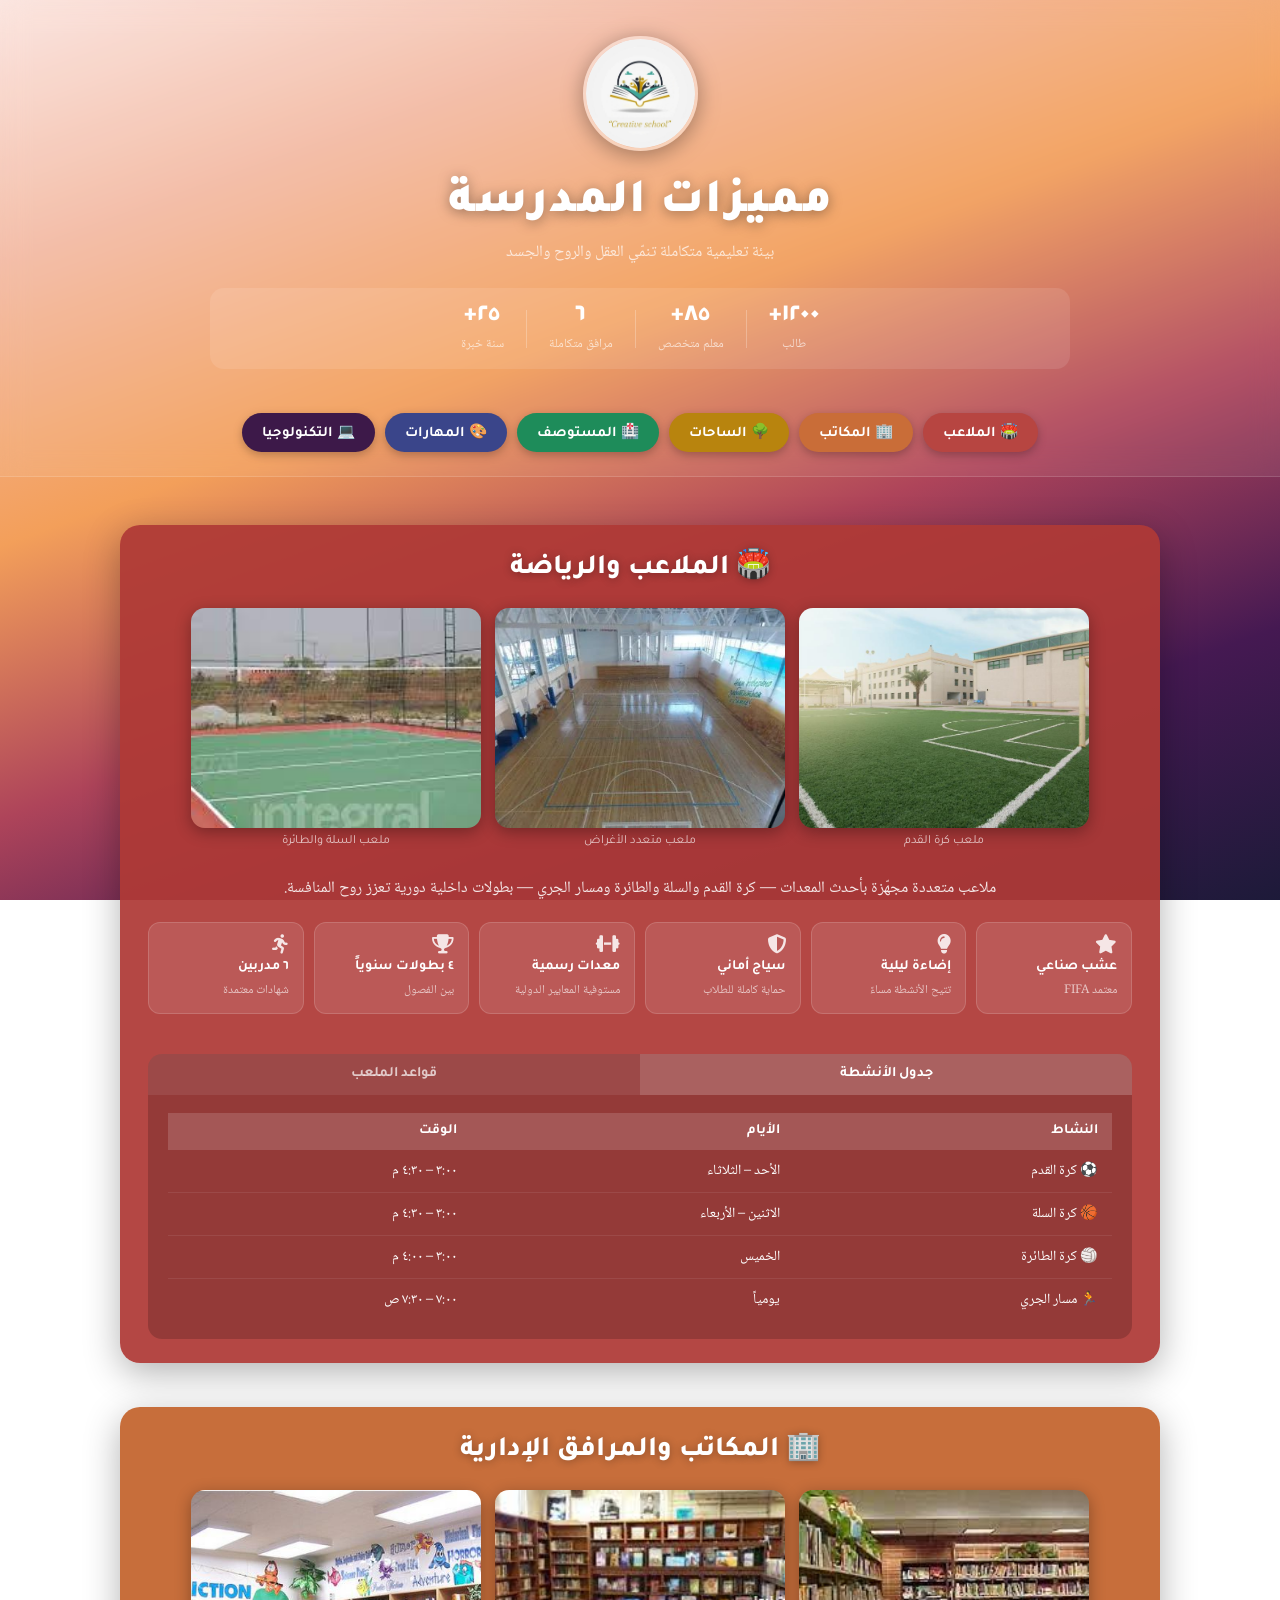
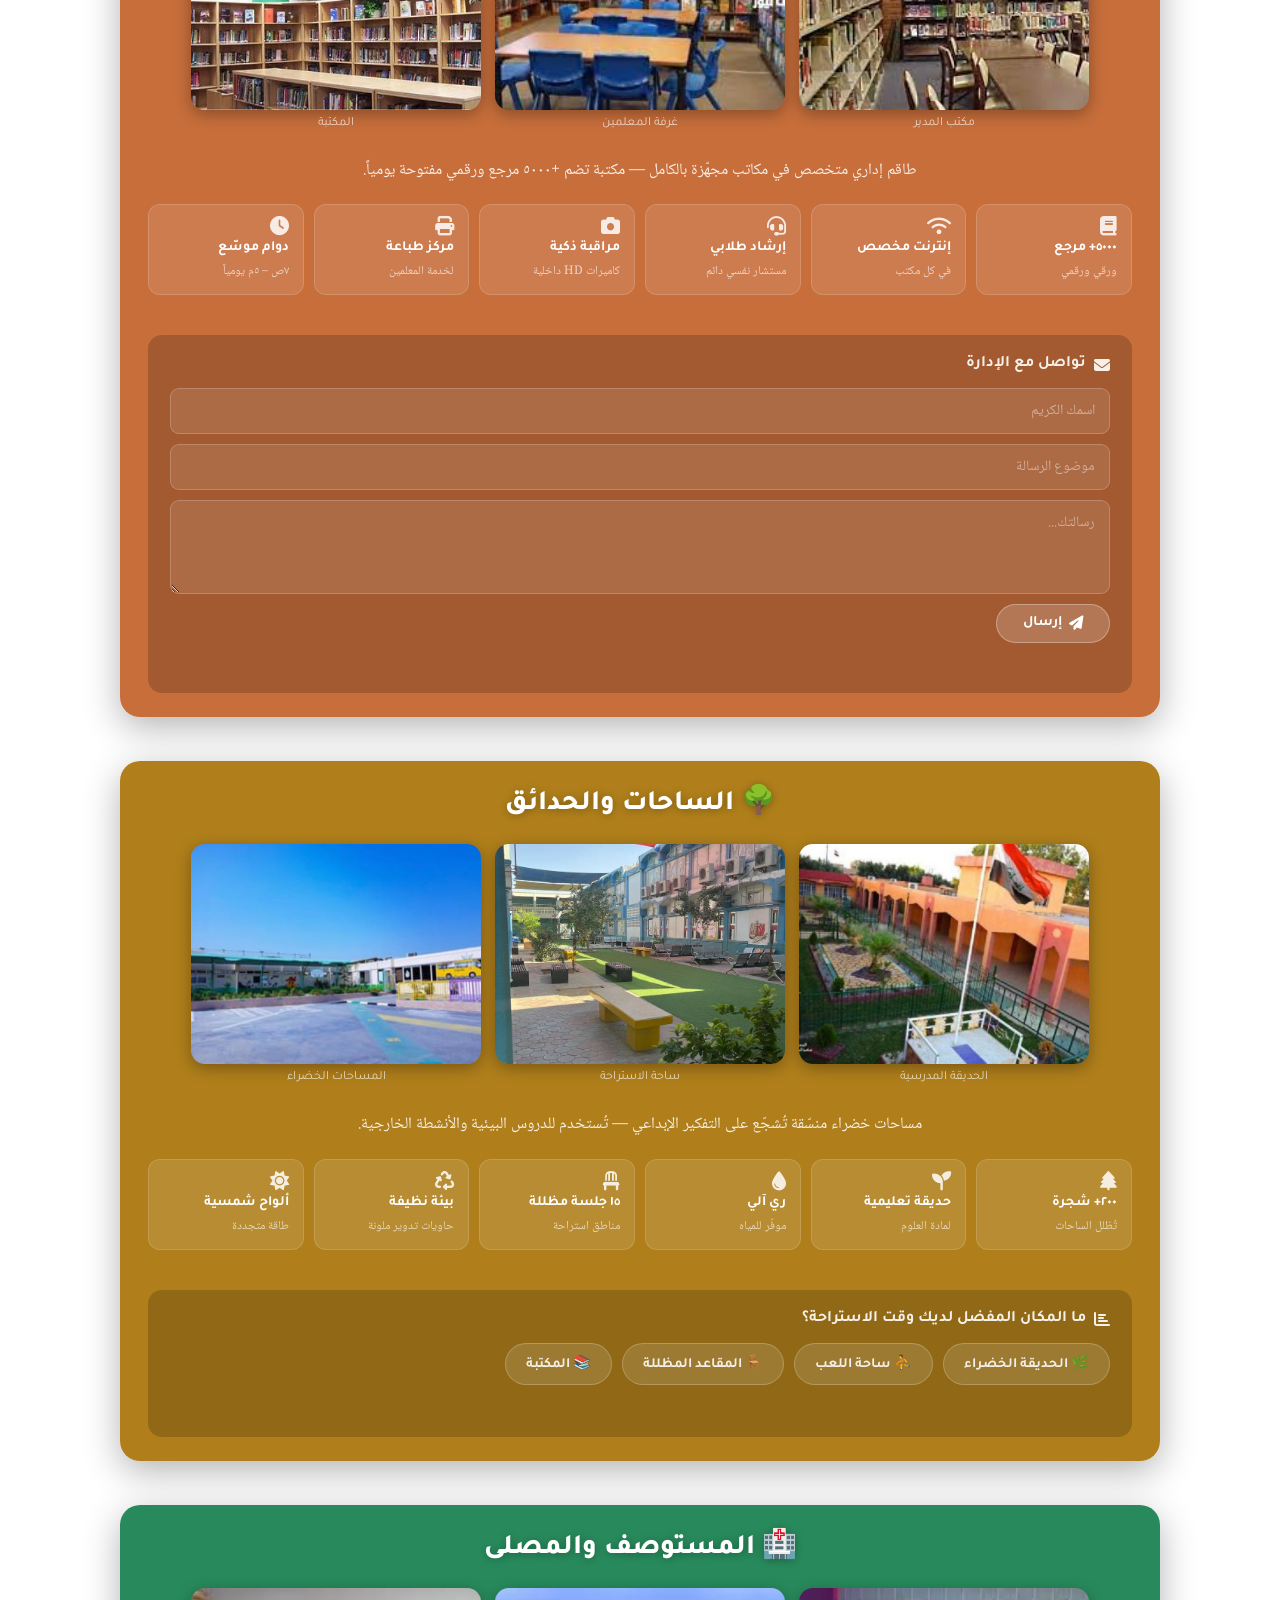
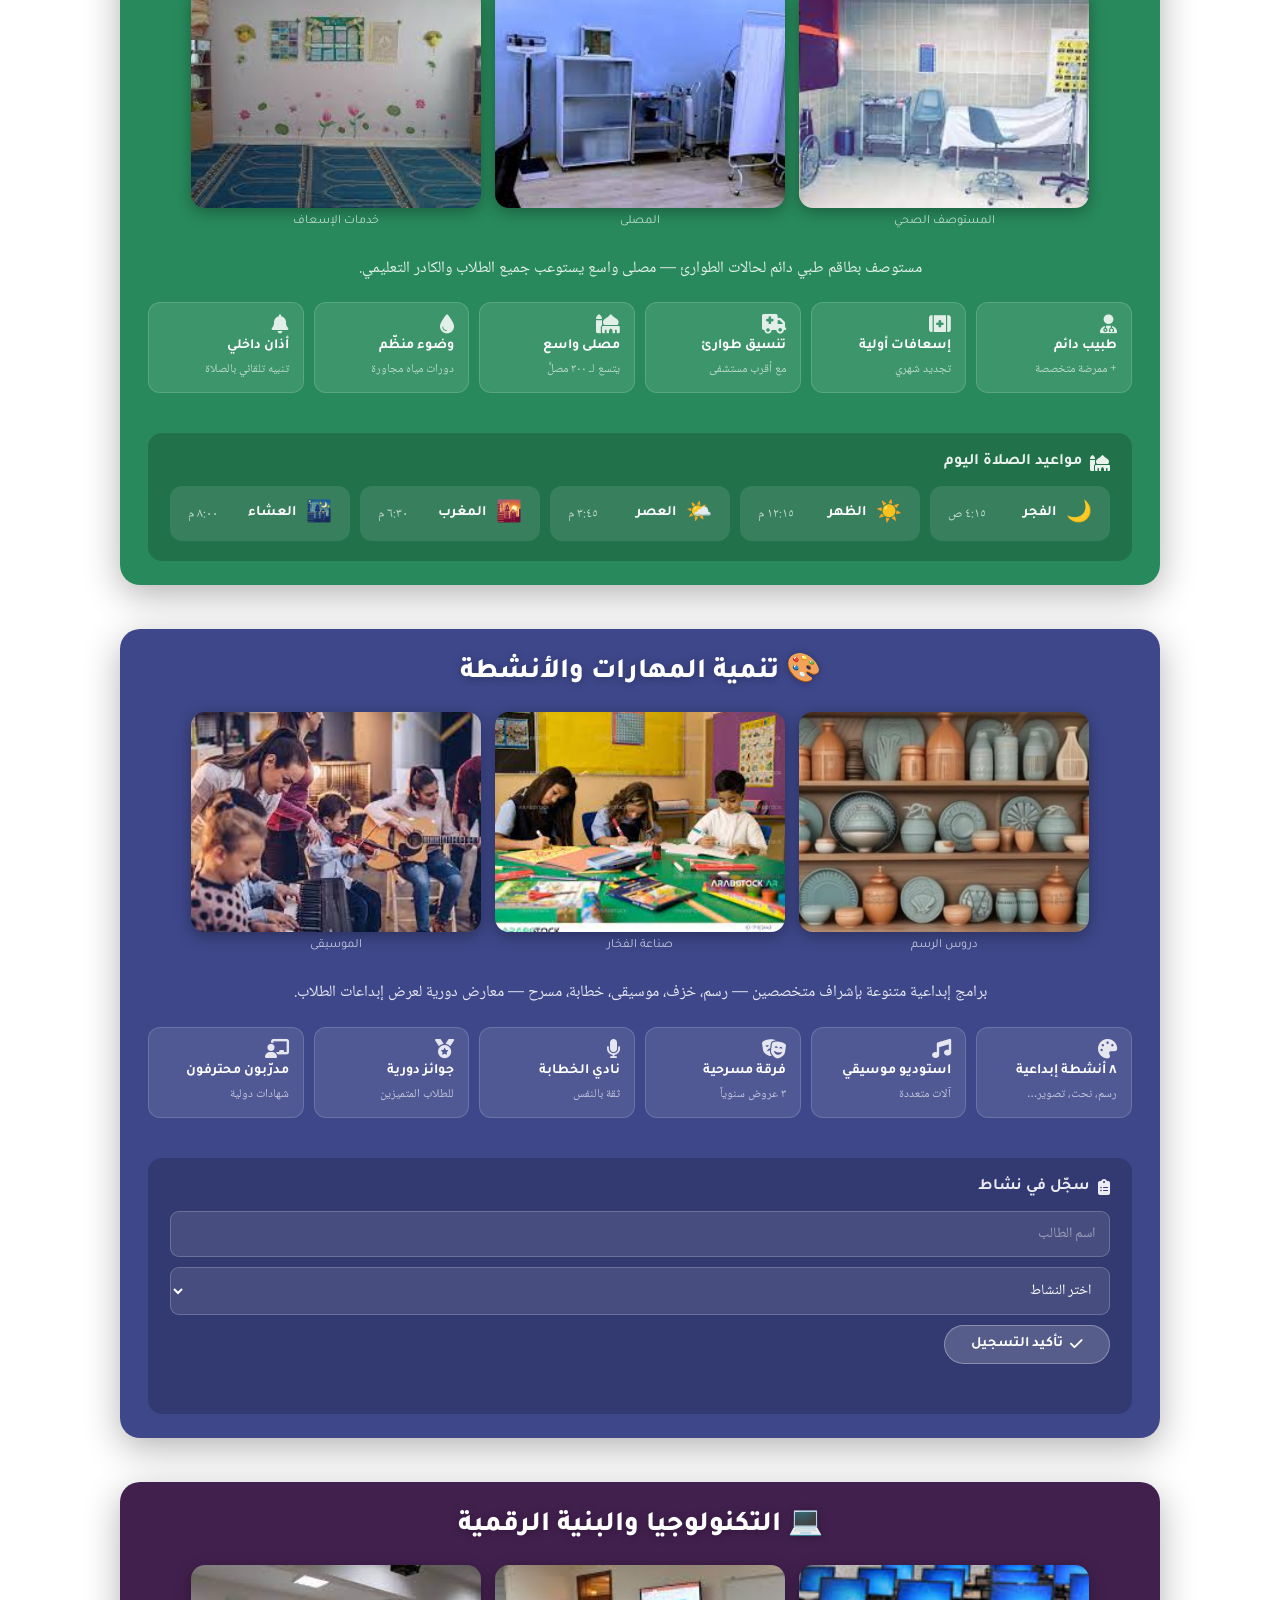
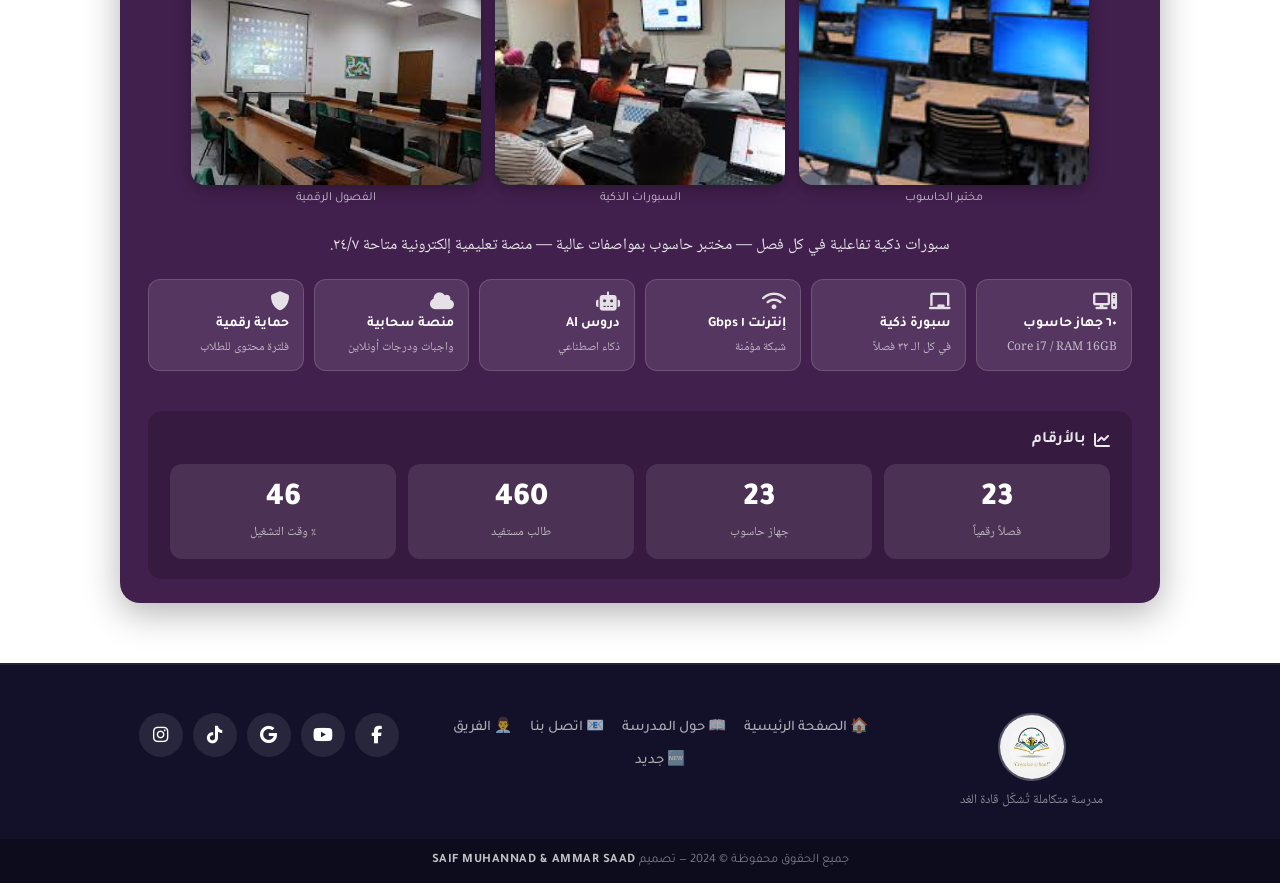
<file: advantages.html>
<!DOCTYPE html>
<html lang="ar" dir="rtl">
<head>
  <meta charset="UTF-8">
  <meta name="viewport" content="width=device-width, initial-scale=1.0">
  <title>مميزات المدرسة</title>
  <link rel="stylesheet" href="./advantages.css" />
  <link rel="stylesheet" href="https://cdnjs.cloudflare.com/ajax/libs/font-awesome/6.5.1/css/all.min.css"
    integrity="sha512-DTOQO9RWCH3ppGqcWaEA1BIZOC6xxalwEsw9c2QQeAIftl+Vegovlnee1c9QX4TctnWMn13TZye+giMm8e2LwA=="
    crossorigin="anonymous" referrerpolicy="no-referrer" />
  <link href="https://fonts.googleapis.com/css2?family=Tajawal:wght@400;500;700;800;900&family=Noto+Naskh+Arabic:wght@400;500;600;700&display=swap" rel="stylesheet">
  <link rel="icon" type="img/icon" href="./photo_3_2024-03-29_21-38-43.jpg" />
</head>
<body>

  <button class="scroll-top" id="scrollTopBtn" onclick="window.scrollTo({top:0,behavior:'smooth'})" title="العودة للأعلى">
    <i class="fa-solid fa-arrow-up"></i>
  </button>

  <header>
    <div class="header-inner">
      <img class="school-logo" src="./photo_1_2024-03-29_21-38-43.jpg" alt="شعار المدرسة" />
      <h1 class="main-title">مميزات المدرسة</h1>
      <p class="main-subtitle">بيئة تعليمية متكاملة تنمّي العقل والروح والجسد</p>
      <div class="stats-bar">
        <div class="stat-item"><span class="stat-num">١٢٠٠+</span><span class="stat-label">طالب</span></div>
        <div class="stat-divider"></div>
        <div class="stat-item"><span class="stat-num">٨٥+</span><span class="stat-label">معلم متخصص</span></div>
        <div class="stat-divider"></div>
        <div class="stat-item"><span class="stat-num">٦</span><span class="stat-label">مرافق متكاملة</span></div>
        <div class="stat-divider"></div>
        <div class="stat-item"><span class="stat-num">٢٥+</span><span class="stat-label">سنة خبرة</span></div>
      </div>
    </div>
    <nav class="main-nav">
      <a href="#playgrounds" class="nav-btn nav-red">🏟️ الملاعب</a>
      <a href="#offices"     class="nav-btn nav-orange">🏢 المكاتب</a>
      <a href="#yards"       class="nav-btn nav-yellow">🌳 الساحات</a>
      <a href="#clinic"      class="nav-btn nav-green">🏥 المستوصف</a>
      <a href="#skills"      class="nav-btn nav-blue">🎨 المهارات</a>
      <a href="#technology"  class="nav-btn nav-purple">💻 التكنولوجيا</a>
    </nav>
  </header>

  <main>

    <!-- الملاعب -->
    <section id="playgrounds" class="section sec-red">
      <h2 class="sec-title">🏟️ الملاعب والرياضة</h2>
      <div class="img-row">
        <div class="img-wrap"><img src="./photo_3_2024-03-29_21-33-49.jpg" alt="ملعب كرة القدم" /><span class="img-caption">ملعب كرة القدم</span></div>
        <div class="img-wrap"><img src="./photo_1_2024-03-29_21-33-01.jpg" alt="ملعب متعدد الأغراض" /><span class="img-caption">ملعب متعدد الأغراض</span></div>
        <div class="img-wrap"><img src="./photo_6_2024-03-29_21-40-43.jpg" alt="ملعب السلة والطائرة" /><span class="img-caption">ملعب السلة والطائرة</span></div>
      </div>
      <div class="sec-body">
        <p class="sec-desc">ملاعب متعددة مجهّزة بأحدث المعدات — كرة القدم والسلة والطائرة ومسار الجري — بطولات داخلية دورية تعزز روح المنافسة.</p>
        <div class="quality-grid">
          <div class="q-card"><i class="fa-solid fa-star"></i><strong>عشب صناعي</strong><span>معتمد FIFA</span></div>
          <div class="q-card"><i class="fa-solid fa-lightbulb"></i><strong>إضاءة ليلية</strong><span>تتيح الأنشطة مساءً</span></div>
          <div class="q-card"><i class="fa-solid fa-shield-halved"></i><strong>سياج أماني</strong><span>حماية كاملة للطلاب</span></div>
          <div class="q-card"><i class="fa-solid fa-dumbbell"></i><strong>معدات رسمية</strong><span>مستوفية المعايير الدولية</span></div>
          <div class="q-card"><i class="fa-solid fa-trophy"></i><strong>٤ بطولات سنوياً</strong><span>بين الفصول</span></div>
          <div class="q-card"><i class="fa-solid fa-person-running"></i><strong>٦ مدربين</strong><span>شهادات معتمدة</span></div>
        </div>
      </div>
      <div class="tab-box">
        <div class="tab-btns">
          <button class="tab-btn active" data-tab="sports-schedule">جدول الأنشطة</button>
          <button class="tab-btn" data-tab="sports-rules">قواعد الملعب</button>
        </div>
        <div class="tab-content active" id="sports-schedule">
          <table class="info-table">
            <tr><th>النشاط</th><th>الأيام</th><th>الوقت</th></tr>
            <tr><td>⚽ كرة القدم</td><td>الأحد – الثلاثاء</td><td>٣:٠٠ – ٤:٣٠ م</td></tr>
            <tr><td>🏀 كرة السلة</td><td>الاثنين – الأربعاء</td><td>٣:٠٠ – ٤:٣٠ م</td></tr>
            <tr><td>🏐 كرة الطائرة</td><td>الخميس</td><td>٣:٠٠ – ٤:٠٠ م</td></tr>
            <tr><td>🏃 مسار الجري</td><td>يومياً</td><td>٧:٠٠ – ٧:٣٠ ص</td></tr>
          </table>
        </div>
        <div class="tab-content" id="sports-rules">
          <ul class="rules-list">
            <li><i class="fa-solid fa-check"></i> ارتداء الزي الرياضي الرسمي إلزامي</li>
            <li><i class="fa-solid fa-check"></i> احترام المدرب وقرارات الحكم</li>
            <li><i class="fa-solid fa-check"></i> المحافظة على نظافة الملعب</li>
            <li><i class="fa-solid fa-check"></i> ممنوع الدخول بالأحذية العادية للأرضيات</li>
          </ul>
        </div>
      </div>
    </section>

    <!-- المكاتب -->
    <section id="offices" class="section sec-orange">
      <h2 class="sec-title">🏢 المكاتب والمرافق الإدارية</h2>
      <div class="img-row">
        <div class="img-wrap"><img src="./photo_1_2024-03-29_21-40-43.jpg" alt="مكتب المدير" /><span class="img-caption">مكتب المدير</span></div>
        <div class="img-wrap"><img src="./photo_3_2024-03-29_21-40-43.jpg" alt="غرفة المعلمين" /><span class="img-caption">غرفة المعلمين</span></div>
        <div class="img-wrap"><img src="./photo_4_2024-03-29_21-40-43.jpg" alt="المكتبة المدرسية" /><span class="img-caption">المكتبة</span></div>
      </div>
      <div class="sec-body">
        <p class="sec-desc">طاقم إداري متخصص في مكاتب مجهّزة بالكامل — مكتبة تضم +٥٠٠٠ مرجع ورقمي مفتوحة يومياً.</p>
        <div class="quality-grid">
          <div class="q-card"><i class="fa-solid fa-book"></i><strong>٥٠٠٠+ مرجع</strong><span>ورقي ورقمي</span></div>
          <div class="q-card"><i class="fa-solid fa-wifi"></i><strong>إنترنت مخصص</strong><span>في كل مكتب</span></div>
          <div class="q-card"><i class="fa-solid fa-headset"></i><strong>إرشاد طلابي</strong><span>مستشار نفسي دائم</span></div>
          <div class="q-card"><i class="fa-solid fa-camera"></i><strong>مراقبة ذكية</strong><span>كاميرات HD داخلية</span></div>
          <div class="q-card"><i class="fa-solid fa-print"></i><strong>مركز طباعة</strong><span>لخدمة المعلمين</span></div>
          <div class="q-card"><i class="fa-solid fa-clock"></i><strong>دوام موسّع</strong><span>٧ص – ٥م يومياً</span></div>
        </div>
      </div>
      <div class="contact-box">
        <h3 class="box-title"><i class="fa-solid fa-envelope"></i> تواصل مع الإدارة</h3>
        <div class="contact-form">
          <input type="text" placeholder="اسمك الكريم" id="cf-name" />
          <input type="text" placeholder="موضوع الرسالة" id="cf-subject" />
          <textarea placeholder="رسالتك..." id="cf-msg" rows="3"></textarea>
          <button onclick="sendContact()"><i class="fa-solid fa-paper-plane"></i> إرسال</button>
        </div>
        <p class="form-feedback" id="cf-feedback"></p>
      </div>
    </section>

    <!-- الساحات -->
    <section id="yards" class="section sec-yellow">
      <h2 class="sec-title">🌳 الساحات والحدائق</h2>
      <div class="img-row">
        <div class="img-wrap"><img src="./photo_8_2024-03-29_21-40-43.jpg" alt="الحديقة المدرسية" /><span class="img-caption">الحديقة المدرسية</span></div>
        <div class="img-wrap"><img src="./photo_7_2024-03-29_21-40-43.jpg" alt="ساحة الاستراحة" /><span class="img-caption">ساحة الاستراحة</span></div>
        <div class="img-wrap"><img src="./photo_2_2024-03-29_21-38-43.jpg" alt="المساحات الخضراء" /><span class="img-caption">المساحات الخضراء</span></div>
      </div>
      <div class="sec-body">
        <p class="sec-desc">مساحات خضراء منسّقة تُشجّع على التفكير الإبداعي — تُستخدم للدروس البيئية والأنشطة الخارجية.</p>
        <div class="quality-grid">
          <div class="q-card"><i class="fa-solid fa-tree"></i><strong>٢٠٠+ شجرة</strong><span>تُظلل الساحات</span></div>
          <div class="q-card"><i class="fa-solid fa-seedling"></i><strong>حديقة تعليمية</strong><span>لمادة العلوم</span></div>
          <div class="q-card"><i class="fa-solid fa-droplet"></i><strong>ري آلي</strong><span>موفّر للمياه</span></div>
          <div class="q-card"><i class="fa-solid fa-chair"></i><strong>١٥ جلسة مظللة</strong><span>مناطق استراحة</span></div>
          <div class="q-card"><i class="fa-solid fa-recycle"></i><strong>بيئة نظيفة</strong><span>حاويات تدوير ملونة</span></div>
          <div class="q-card"><i class="fa-solid fa-sun"></i><strong>ألواح شمسية</strong><span>طاقة متجددة</span></div>
        </div>
      </div>
      <div class="poll-box">
        <h3 class="box-title"><i class="fa-solid fa-chart-bar"></i> ما المكان المفضل لديك وقت الاستراحة؟</h3>
        <div class="poll-options" id="pollOpts">
          <button class="poll-btn" onclick="vote(this,'الحديقة الخضراء')">🌿 الحديقة الخضراء</button>
          <button class="poll-btn" onclick="vote(this,'ساحة اللعب')">⛹️ ساحة اللعب</button>
          <button class="poll-btn" onclick="vote(this,'المقاعد المظللة')">🪑 المقاعد المظللة</button>
          <button class="poll-btn" onclick="vote(this,'المكتبة')">📚 المكتبة</button>
        </div>
        <p class="poll-result" id="pollResult"></p>
      </div>
    </section>

    <!-- المستوصف والمصلى -->
    <section id="clinic" class="section sec-green">
      <h2 class="sec-title">🏥 المستوصف والمصلى</h2>
      <div class="img-row">
        <div class="img-wrap"><img src="./photo_7_2024-03-29_21-36-58.jpg" alt="المستوصف الصحي" /><span class="img-caption">المستوصف الصحي</span></div>
        <div class="img-wrap"><img src="./photo_2_2024-03-29_21-40-43.jpg" alt="المصلى" /><span class="img-caption">المصلى</span></div>
        <div class="img-wrap"><img src="./photo_2_2024-03-29_21-36-58.jpg" alt="خدمات الإسعاف" /><span class="img-caption">خدمات الإسعاف</span></div>
      </div>
      <div class="sec-body">
        <p class="sec-desc">مستوصف بطاقم طبي دائم لحالات الطوارئ — مصلى واسع يستوعب جميع الطلاب والكادر التعليمي.</p>
        <div class="quality-grid">
          <div class="q-card"><i class="fa-solid fa-user-doctor"></i><strong>طبيب دائم</strong><span>+ ممرضة متخصصة</span></div>
          <div class="q-card"><i class="fa-solid fa-kit-medical"></i><strong>إسعافات أولية</strong><span>تجديد شهري</span></div>
          <div class="q-card"><i class="fa-solid fa-truck-medical"></i><strong>تنسيق طوارئ</strong><span>مع أقرب مستشفى</span></div>
          <div class="q-card"><i class="fa-solid fa-mosque"></i><strong>مصلى واسع</strong><span>يتسع لـ ٣٠٠ مصلٍّ</span></div>
          <div class="q-card"><i class="fa-solid fa-droplet"></i><strong>وضوء منظّم</strong><span>دورات مياه مجاورة</span></div>
          <div class="q-card"><i class="fa-solid fa-bell"></i><strong>أذان داخلي</strong><span>تنبيه تلقائي بالصلاة</span></div>
        </div>
      </div>
      <div class="prayer-box">
        <h3 class="box-title"><i class="fa-solid fa-mosque"></i> مواعيد الصلاة اليوم</h3>
        <div class="prayer-times" id="prayerTimes"></div>
      </div>
    </section>

    <!-- تنمية المهارات -->
    <section id="skills" class="section sec-blue">
      <h2 class="sec-title">🎨 تنمية المهارات والأنشطة</h2>
      <div class="img-row">
        <div class="img-wrap"><img src="./photo_1_2024-03-29_21-36-58.jpg" alt="دروس الرسم" /><span class="img-caption">دروس الرسم</span></div>
        <div class="img-wrap"><img src="./photo_5_2024-03-29_21-36-58.jpg" alt="صناعة الفخار" /><span class="img-caption">صناعة الفخار</span></div>
        <div class="img-wrap"><img src="./photo_6_2024-03-29_21-36-58.jpg" alt="الدروس الموسيقية" /><span class="img-caption">الموسيقى</span></div>
      </div>
      <div class="sec-body">
        <p class="sec-desc">برامج إبداعية متنوعة بإشراف متخصصين — رسم، خزف، موسيقى، خطابة، مسرح — معارض دورية لعرض إبداعات الطلاب.</p>
        <div class="quality-grid">
          <div class="q-card"><i class="fa-solid fa-palette"></i><strong>٨ أنشطة إبداعية</strong><span>رسم، نحت، تصوير…</span></div>
          <div class="q-card"><i class="fa-solid fa-music"></i><strong>استوديو موسيقي</strong><span>آلات متعددة</span></div>
          <div class="q-card"><i class="fa-solid fa-masks-theater"></i><strong>فرقة مسرحية</strong><span>٣ عروض سنوياً</span></div>
          <div class="q-card"><i class="fa-solid fa-microphone"></i><strong>نادي الخطابة</strong><span>ثقة بالنفس</span></div>
          <div class="q-card"><i class="fa-solid fa-medal"></i><strong>جوائز دورية</strong><span>للطلاب المتميزين</span></div>
          <div class="q-card"><i class="fa-solid fa-chalkboard-user"></i><strong>مدرّبون محترفون</strong><span>شهادات دولية</span></div>
        </div>
      </div>
      <div class="register-box">
        <h3 class="box-title"><i class="fa-solid fa-clipboard-list"></i> سجّل في نشاط</h3>
        <div class="register-form">
          <input type="text" placeholder="اسم الطالب" id="reg-name" />
          <select id="reg-activity">
            <option value="">اختر النشاط</option>
            <option>🎨 الرسم والفنون</option>
            <option>🎵 الموسيقى</option>
            <option>🏺 صناعة الفخار</option>
            <option>🎭 المسرح</option>
            <option>🎤 الخطابة</option>
            <option>📸 التصوير الفوتوغرافي</option>
          </select>
          <button onclick="registerActivity()"><i class="fa-solid fa-check"></i> تأكيد التسجيل</button>
        </div>
        <p class="form-feedback" id="reg-feedback"></p>
      </div>
    </section>

    <!-- التكنولوجيا -->
    <section id="technology" class="section sec-purple">
      <h2 class="sec-title">💻 التكنولوجيا والبنية الرقمية</h2>
      <div class="img-row">
        <div class="img-wrap"><img src="./photo_3_2024-03-29_21-36-58.jpg" alt="مختبر الحاسوب" /><span class="img-caption">مختبر الحاسوب</span></div>
        <div class="img-wrap"><img src="./photo_4_2024-03-29_21-36-58.jpg" alt="السبورات الذكية" /><span class="img-caption">السبورات الذكية</span></div>
        <div class="img-wrap"><img src="./photo_5_2024-03-29_21-40-43.jpg" alt="الفصول الرقمية" /><span class="img-caption">الفصول الرقمية</span></div>
      </div>
      <div class="sec-body">
        <p class="sec-desc">سبورات ذكية تفاعلية في كل فصل — مختبر حاسوب بمواصفات عالية — منصة تعليمية إلكترونية متاحة ٢٤/٧.</p>
        <div class="quality-grid">
          <div class="q-card"><i class="fa-solid fa-computer"></i><strong>٦٠ جهاز حاسوب</strong><span>Core i7 / RAM 16GB</span></div>
          <div class="q-card"><i class="fa-solid fa-chalkboard"></i><strong>سبورة ذكية</strong><span>في كل الـ ٣٢ فصلاً</span></div>
          <div class="q-card"><i class="fa-solid fa-wifi"></i><strong>إنترنت ١ Gbps</strong><span>شبكة مؤمّنة</span></div>
          <div class="q-card"><i class="fa-solid fa-robot"></i><strong>دروس AI</strong><span>ذكاء اصطناعي</span></div>
          <div class="q-card"><i class="fa-solid fa-cloud"></i><strong>منصة سحابية</strong><span>واجبات ودرجات أونلاين</span></div>
          <div class="q-card"><i class="fa-solid fa-shield"></i><strong>حماية رقمية</strong><span>فلترة محتوى للطلاب</span></div>
        </div>
      </div>
      <div class="tech-counter">
        <h3 class="box-title"><i class="fa-solid fa-chart-line"></i> بالأرقام</h3>
        <div class="counter-grid">
          <div class="counter-item"><span class="count-num" data-target="32">0</span><span class="count-label">فصلاً رقمياً</span></div>
          <div class="counter-item"><span class="count-num" data-target="60">0</span><span class="count-label">جهاز حاسوب</span></div>
          <div class="counter-item"><span class="count-num" data-target="1200">0</span><span class="count-label">طالب مستفيد</span></div>
          <div class="counter-item"><span class="count-num" data-target="99">0</span><span class="count-label">٪ وقت التشغيل</span></div>
        </div>
      </div>
    </section>

  </main>

  <footer>
    <div class="footer-container">
      <div class="footer-brand">
        <img src="./photo_1_2024-03-29_21-38-43.jpg" alt="شعار المدرسة" class="footer-logo" />
        <p>مدرسة متكاملة تُشكّل قادة الغد</p>
      </div>
      <div class="footer-nav">
        <ul>
          <li><a href="iraqi_school.html">🏠 الصفحة الرئيسية</a></li>
          <li><a href="https://en.wikipedia.org/wiki/School" target="_blank">📖 حول المدرسة</a></li>
          <li><a href="mailto:info@school.edu.iq">📧 اتصل بنا</a></li>
          <li><a href="#technology">👨‍💼 الفريق</a></li>
          <li><a href="#" onclick="window.scrollTo({top:0,behavior:'smooth'});return false;">🆕 جديد</a></li>
        </ul>
      </div>
      <div class="footer-social">
        <a href="https://www.facebook.com"  target="_blank" title="فيسبوك"><i class="fa-brands fa-facebook-f"></i></a>
        <a href="https://www.youtube.com"   target="_blank" title="يوتيوب"><i class="fa-brands fa-youtube"></i></a>
        <a href="https://www.google.com"    target="_blank" title="غوغل"><i class="fa-brands fa-google"></i></a>
        <a href="https://www.tiktok.com"    target="_blank" title="تيك توك"><i class="fa-brands fa-tiktok"></i></a>
        <a href="https://www.instagram.com" target="_blank" title="إنستغرام"><i class="fa-brands fa-instagram"></i></a>
      </div>
    </div>
    <div class="footer-bottom">
      <p>جميع الحقوق محفوظة &copy; 2024 — تصميم <span>Saif Muhannad & Ammar Saad</span></p>
    </div>
  </footer>

  <script>
    /* زر الأعلى */
    window.addEventListener('scroll', () => {
      document.getElementById('scrollTopBtn').style.opacity = window.scrollY > 300 ? '1' : '0';
    });

    /* التبويبات */
    document.querySelectorAll('.tab-btn').forEach(btn => {
      btn.addEventListener('click', () => {
        const parent = btn.closest('.tab-box');
        parent.querySelectorAll('.tab-btn').forEach(b => b.classList.remove('active'));
        parent.querySelectorAll('.tab-content').forEach(c => c.classList.remove('active'));
        btn.classList.add('active');
        document.getElementById(btn.dataset.tab).classList.add('active');
      });
    });

    /* نموذج التواصل */
    function sendContact() {
      const n = document.getElementById('cf-name').value.trim();
      const s = document.getElementById('cf-subject').value.trim();
      const m = document.getElementById('cf-msg').value.trim();
      const fb = document.getElementById('cf-feedback');
      if (!n || !s || !m) { fb.textContent = '⚠️ يرجى تعبئة جميع الحقول.'; fb.style.color='#ffe066'; return; }
      fb.textContent = 'تم إرسال رسالتك بنجاح ' + n + '! سنتواصل معك قريباً.';
      fb.style.color = '#afffb8';
      document.getElementById('cf-name').value='';
      document.getElementById('cf-subject').value='';
      document.getElementById('cf-msg').value='';
    }

    /* استطلاع */
    function vote(btn, choice) {
      document.querySelectorAll('.poll-btn').forEach(b => b.disabled = true);
      btn.classList.add('poll-voted');
      document.getElementById('pollResult').textContent = 'سجّلنا اختيارك: "' + choice + '" — شكراً لمشاركتك!';
    }

    /* تسجيل نشاط */
    function registerActivity() {
      const n = document.getElementById('reg-name').value.trim();
      const a = document.getElementById('reg-activity').value;
      const fb = document.getElementById('reg-feedback');
      if (!n || !a) { fb.textContent = '⚠️ يرجى إدخال الاسم واختيار النشاط.'; fb.style.color='#ffe066'; return; }
      fb.textContent = 'تم تسجيل "' + n + '" في نشاط ' + a + ' بنجاح!';
      fb.style.color = '#afffb8';
      document.getElementById('reg-name').value='';
      document.getElementById('reg-activity').value='';
    }

    /* مواعيد الصلاة */
    const prayers = [
      { name:'الفجر',  time:'٤:١٥ ص', icon:'🌙' },
      { name:'الظهر',  time:'١٢:١٥ م', icon:'☀️' },
      { name:'العصر',  time:'٣:٤٥ م', icon:'🌤️' },
      { name:'المغرب', time:'٦:٣٠ م', icon:'🌇' },
      { name:'العشاء', time:'٨:٠٠ م', icon:'🌃' },
    ];
    const pt = document.getElementById('prayerTimes');
    prayers.forEach(p => {
      pt.innerHTML += '<div class="prayer-item"><span class="pr-icon">' + p.icon + '</span><span class="pr-name">' + p.name + '</span><span class="pr-time">' + p.time + '</span></div>';
    });

    /* عداد الأرقام */
    const counters = document.querySelectorAll('.count-num');
    const observer = new IntersectionObserver(entries => {
      entries.forEach(entry => {
        if (entry.isIntersecting) {
          const el = entry.target;
          const target = +el.dataset.target;
          let count = 0;
          const step = Math.ceil(target / 60);
          const interval = setInterval(() => {
            count = Math.min(count + step, target);
            el.textContent = count;
            if (count >= target) clearInterval(interval);
          }, 25);
          observer.unobserve(el);
        }
      });
    }, { threshold: 0.5 });
    counters.forEach(c => observer.observe(c));
  </script>

</body>
</html>
</file>
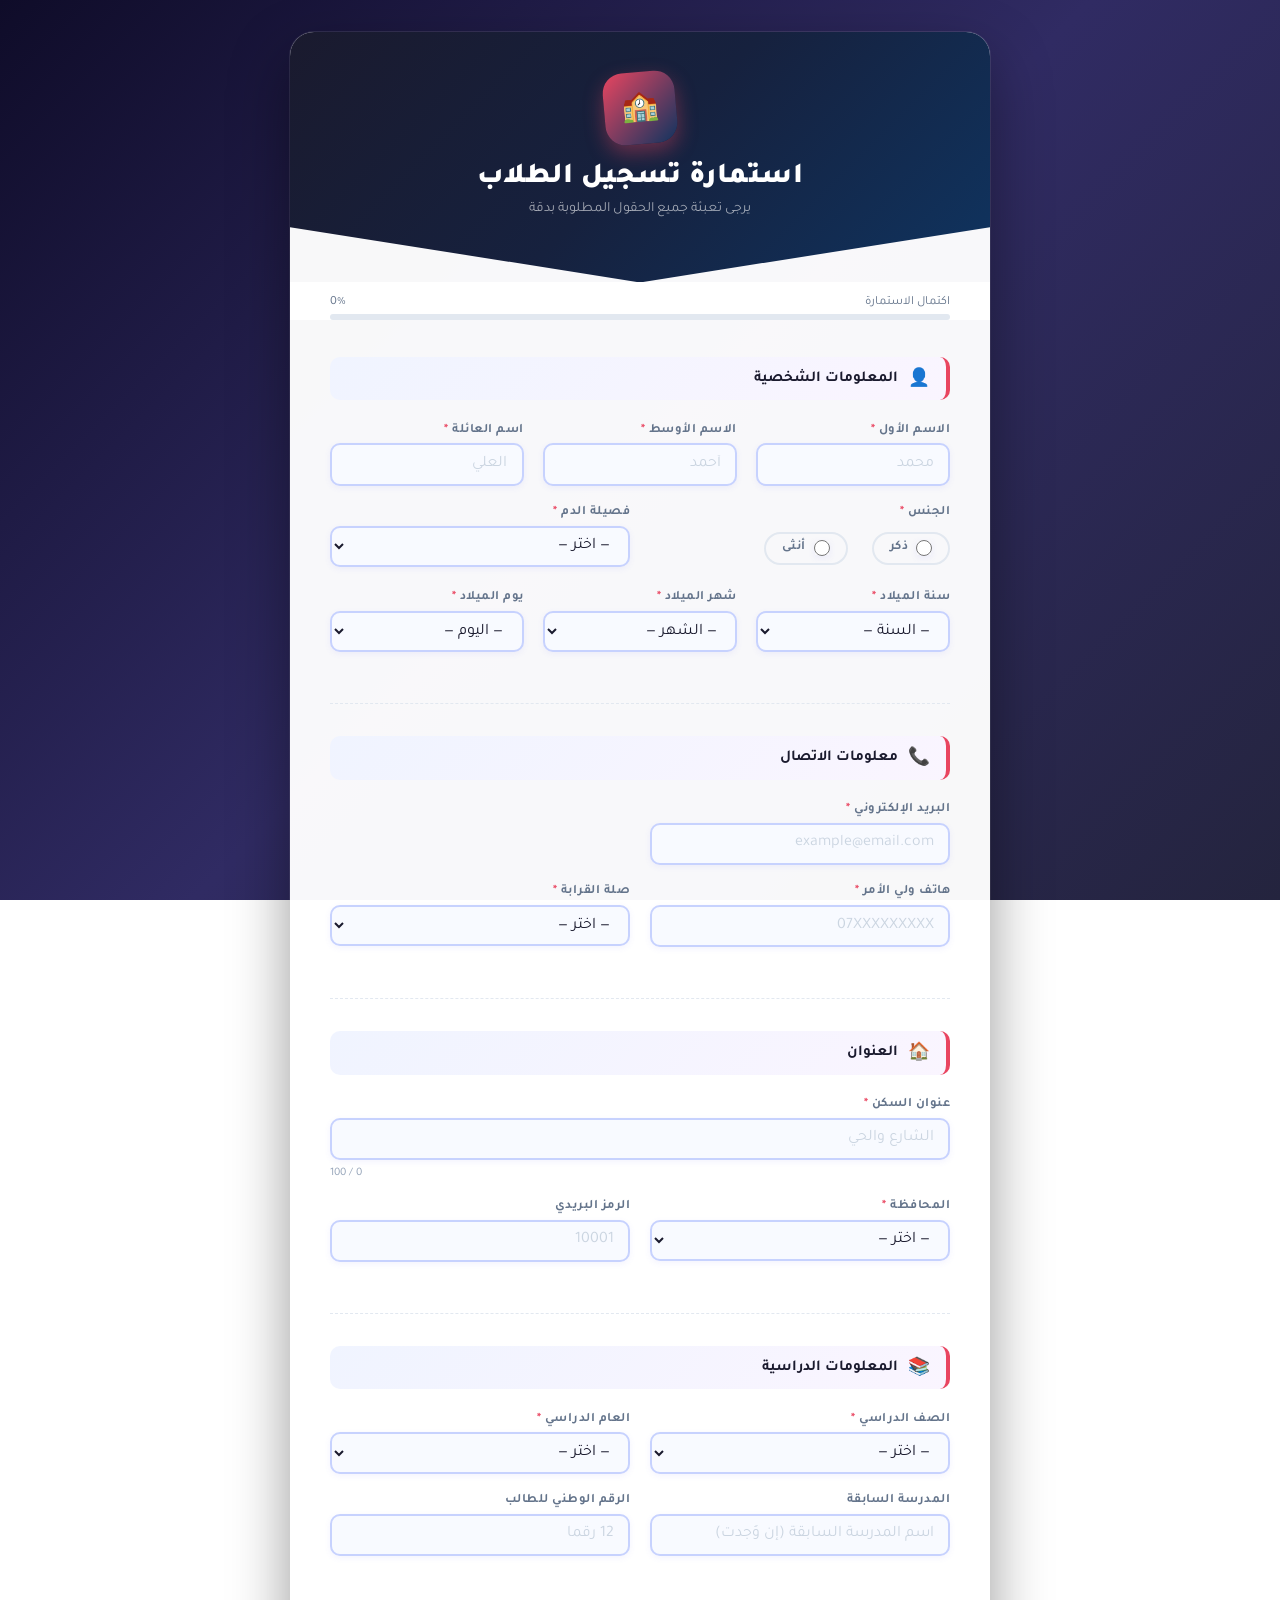
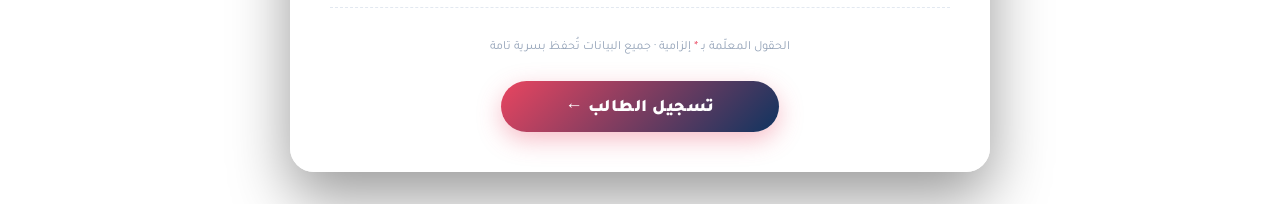
<file: form.html>
<!DOCTYPE html>
<html lang="ar" dir="rtl">
<head>
  <meta charset="UTF-8">
  <meta name="viewport" content="width=device-width, initial-scale=1.0">
  <title>استمارة تسجيل الطلاب</title>
  <link rel="preconnect" href="https://fonts.googleapis.com">
  <link href="https://fonts.googleapis.com/css2?family=Tajawal:wght@400;500;700&display=swap" rel="stylesheet">
  <link rel="stylesheet" type="text/css" href="./form.css" />
  <link rel="icon" type="img/icon" href="./photo_2026-06-26_08-36-07.jpg" />
</head>
<body>

<div class="reg-card">
  <div class="reg-header">
    <div class="school-logo">🏫</div>
    <h1>استمارة تسجيل الطلاب</h1>
    <p>يرجى تعبئة جميع الحقول المطلوبة بدقة</p>
  </div>

  <div class="fill-progress-wrap">
    <div class="fill-progress-label">
      <span>اكتمال الاستمارة</span>
      <span id="fillPct">0%</span>
    </div>
    <div class="fill-progress-bar">
      <div class="fill-progress-fill" id="fillBar"></div>
    </div>
  </div>

  <div class="reg-body">

    <div class="section">
      <div class="section-title"><span class="section-icon">👤</span> المعلومات الشخصية</div>
      <div class="field-row three">
        <div class="field-group">
          <label>الاسم الأول <span class="req">*</span></label>
          <input type="text" name="first_name" placeholder="محمد" required>
          <span class="error-msg">هذا الحقل مطلوب</span>
        </div>
        <div class="field-group">
          <label>الاسم الأوسط <span class="req">*</span></label>
          <input type="text" name="middle_name" placeholder="أحمد" required>
          <span class="error-msg">هذا الحقل مطلوب</span>
        </div>
        <div class="field-group">
          <label>اسم العائلة <span class="req">*</span></label>
          <input type="text" name="last_name" placeholder="العلي" required>
          <span class="error-msg">هذا الحقل مطلوب</span>
        </div>
      </div>
      <div class="field-row">
        <div class="field-group">
          <label>الجنس <span class="req">*</span></label>
          <div class="gender-row">
            <label class="gender-opt"><input type="radio" name="gender" value="male" required> ذكر</label>
            <label class="gender-opt"><input type="radio" name="gender" value="female"> أنثى</label>
          </div>
        </div>
        <div class="field-group">
          <label>فصيلة الدم <span class="req">*</span></label>
          <select name="blood_type" required>
            <option value="">— اختر —</option>
            <option>A+</option><option>A-</option>
            <option>B+</option><option>B-</option>
            <option>AB+</option><option>AB-</option>
            <option>O+</option><option>O-</option>
          </select>
          <span class="error-msg">هذا الحقل مطلوب</span>
        </div>
      </div>
      <div class="field-row three">
        <div class="field-group">
          <label>سنة الميلاد <span class="req">*</span></label>
          <select name="birth_year" id="birth_year" required>
            <option value="">— السنة —</option>
          </select>
          <span class="error-msg">هذا الحقل مطلوب</span>
        </div>
        <div class="field-group">
          <label>شهر الميلاد <span class="req">*</span></label>
          <select name="birth_month" required>
            <option value="">— الشهر —</option>
            <option value="1">يناير</option><option value="2">فبراير</option>
            <option value="3">مارس</option><option value="4">أبريل</option>
            <option value="5">مايو</option><option value="6">يونيو</option>
            <option value="7">يوليو</option><option value="8">أغسطس</option>
            <option value="9">سبتمبر</option><option value="10">أكتوبر</option>
            <option value="11">نوفمبر</option><option value="12">ديسمبر</option>
          </select>
          <span class="error-msg">هذا الحقل مطلوب</span>
        </div>
        <div class="field-group">
          <label>يوم الميلاد <span class="req">*</span></label>
          <select name="birth_day" id="birth_day" required>
            <option value="">— اليوم —</option>
          </select>
          <span class="error-msg">هذا الحقل مطلوب</span>
        </div>
      </div>
    </div>

    <div class="section">
      <div class="section-title"><span class="section-icon">📞</span> معلومات الاتصال</div>
      <div class="field-row">
        <div class="field-group">
          <label>البريد الإلكتروني <span class="req">*</span></label>
          <input type="email" name="email" placeholder="example@email.com" required>
          <span class="error-msg">أدخل بريداً إلكترونياً صحيحاً</span>
        </div>
      </div>
      <div class="field-row">
        <div class="field-group">
          <label>هاتف ولي الأمر <span class="req">*</span></label>
          <input type="tel" name="guardian_phone" placeholder="07XXXXXXXXX" maxlength="11" pattern="\d{11}" title="يجب أن يكون رقم الهاتف 11 رقماً" oninput="this.value=this.value.replace(/\D/g,'').slice(0,11)" required>
          <span class="error-msg">يجب أن يكون الرقم 11 خانة</span>
        </div>
        <div class="field-group">
          <label>صلة القرابة <span class="req">*</span></label>
          <select name="guardian_relation" required>
            <option value="">— اختر —</option>
            <option>الأب</option><option>الأم</option>
            <option>الأخ</option><option>الأخت</option><option>آخر</option>
          </select>
          <span class="error-msg">هذا الحقل مطلوب</span>
        </div>
      </div>
    </div>

    <div class="section">
      <div class="section-title"><span class="section-icon">🏠</span> العنوان</div>
      <div class="field-row full">
        <div class="field-group">
          <label>عنوان السكن <span class="req">*</span></label>
          <input type="text" name="address" placeholder="الشارع والحي" required maxlength="100" id="addressInput">
          <span class="char-counter" id="addressCounter">0 / 100</span>
          <span class="error-msg">هذا الحقل مطلوب</span>
        </div>
      </div>
      <div class="field-row">
        <div class="field-group">
          <label>المحافظة <span class="req">*</span></label>
          <select name="province" required>
            <option value="">— اختر —</option>
            <option>بغداد</option><option>البصرة</option><option>نينوى</option>
            <option>أربيل</option><option>كركوك</option><option>النجف</option>
            <option>كربلاء</option><option>الأنبار</option><option>ديالى</option>
            <option>المثنى</option><option>ذي قار</option><option>ميسان</option>
            <option>القادسية</option><option>واسط</option><option>بابل</option>
            <option>صلاح الدين</option><option>دهوك</option><option>السليمانية</option>
          </select>
          <span class="error-msg">هذا الحقل مطلوب</span>
        </div>
        <div class="field-group">
          <label>الرمز البريدي</label>
          <input type="text" inputmode="numeric" name="zip" placeholder="10001" maxlength="5" oninput="this.value=this.value.replace(/\D/g,'').slice(0,5)">
          <span class="error-msg">الرمز البريدي يجب أن يكون 5 أرقام</span>
        </div>
      </div>
    </div>

    <div class="section">
      <div class="section-title"><span class="section-icon">📚</span> المعلومات الدراسية</div>
      <div class="field-row">
        <div class="field-group">
          <label>الصف الدراسي <span class="req">*</span></label>
          <select name="grade" required>
            <option value="">— اختر —</option>
            <option>الأول الابتدائي</option><option>الثاني الابتدائي</option>
            <option>الثالث الابتدائي</option><option>الرابع الابتدائي</option>
            <option>الخامس الابتدائي</option><option>السادس الابتدائي</option>
            <option>الأول المتوسط</option><option>الثاني المتوسط</option>
            <option>الثالث المتوسط</option>
            <option>الأول الإعدادي</option><option>الثاني الإعدادي</option>
            <option>الثالث الإعدادي</option>
          </select>
          <span class="error-msg">هذا الحقل مطلوب</span>
        </div>
        <div class="field-group">
          <label>العام الدراسي <span class="req">*</span></label>
          <select name="academic_year" required>
            <option value="">— اختر —</option>
            <option>2025 - 2026</option>
            <option>2026 - 2027</option>
          </select>
          <span class="error-msg">هذا الحقل مطلوب</span>
        </div>
      </div>
      <div class="field-row">
        <div class="field-group">
          <label>المدرسة السابقة</label>
          <input type="text" name="prev_school" placeholder="اسم المدرسة السابقة (إن وُجدت)">
        </div>
        <div class="field-group">
          <label>الرقم الوطني للطالب</label>
          <input type="text" name="national_id" placeholder="12 رقماً">
        </div>
      </div>
    </div>

    <p class="note">الحقول المعلّمة بـ <span class="req">*</span> إلزامية · جميع البيانات تُحفظ بسرية تامة</p>
    <div class="submit-wrap">
      <button type="submit" class="submit-btn">تسجيل الطالب ←</button>
    </div>

  </div>
</div>

<div class="success-overlay" id="successOverlay">
  <div class="success-box">
    <span class="success-icon">🎉</span>
    <h2>تم التسجيل بنجاح!</h2>
    <p>سيتم التواصل معك قريباً على رقم ولي الأمر المُدخل</p>
    <button class="success-close" onclick="document.getElementById('successOverlay').classList.remove('show')">حسناً</button>
  </div>
</div>

<script>
  const yearSel = document.getElementById('birth_year');
  for (let y = 2021; y >= 2009; y--) {
    const o = document.createElement('option');
    o.value = y; o.textContent = y;
    yearSel.appendChild(o);
  }
  const daySel = document.getElementById('birth_day');
  for (let d = 1; d <= 31; d++) {
    const o = document.createElement('option');
    o.value = d; o.textContent = d;
    daySel.appendChild(o);
  }

  document.querySelectorAll('input[required], select[required]').forEach(el => {
    el.addEventListener('blur', () => {
      if (!el.value.trim()) {
        el.classList.add('error'); el.classList.remove('valid');
      } else {
        el.classList.remove('error'); el.classList.add('valid');
      }
    });
    el.addEventListener('input', () => {
      if (el.value.trim()) {
        el.classList.remove('error'); el.classList.add('valid');
      }
    });
  });

  const phoneInput = document.querySelector('input[name="guardian_phone"]');
  if (phoneInput) {
    phoneInput.addEventListener('blur', () => {
      if (phoneInput.value.length !== 11) {
        phoneInput.classList.add('error'); phoneInput.classList.remove('valid');
      }
    });
  }

  const zipInput = document.querySelector('input[name="zip"]');
  if (zipInput) {
    zipInput.addEventListener('blur', () => {
      if (zipInput.value && (zipInput.value < 10000 || zipInput.value > 99999)) {
        zipInput.classList.add('error'); zipInput.classList.remove('valid');
      }
    });
  }

  const addr = document.getElementById('addressInput');
  const counter = document.getElementById('addressCounter');
  if (addr) {
    addr.addEventListener('input', () => {
      const len = addr.value.length;
      counter.textContent = len + ' / 100';
      counter.classList.toggle('warn', len > 80);
    });
  }

  const allFields = document.querySelectorAll('input[required], select[required]');
  function updateFill() {
    const filled = [...allFields].filter(f => f.value.trim() !== '').length;
    const pct = Math.round((filled / allFields.length) * 100);
    document.getElementById('fillBar').style.width = pct + '%';
    document.getElementById('fillPct').textContent = pct + '%';
  }
  allFields.forEach(f => f.addEventListener('input', updateFill));
  allFields.forEach(f => f.addEventListener('change', updateFill));

   document.querySelector('.submit-btn').addEventListener('click', (e) => {
    e.preventDefault();

    const required = document.querySelectorAll('input[required], select[required]');
    let allFilled = true;

    required.forEach(el => {
      if (!el.value.trim()) {
        el.classList.add('error');
        el.classList.remove('valid');
        allFilled = false;
      }
    });

    if (phoneInput && phoneInput.value.length !== 11) {
      phoneInput.classList.add('error');
      allFilled = false;
    }

    if (!allFilled) return;

    document.getElementById('successOverlay').classList.add('show');

    document.querySelectorAll('input:not([type="radio"]), select').forEach(el => {
      el.value = '';
      el.classList.remove('valid', 'error');
    });
    document.querySelectorAll('input[type="radio"]').forEach(el => el.checked = false);
    document.getElementById('addressCounter').textContent = '0 / 100';
    document.getElementById('fillBar').style.width = '0%';
    document.getElementById('fillPct').textContent = '0%';
  });
</script>

</body>
</html>
</file>
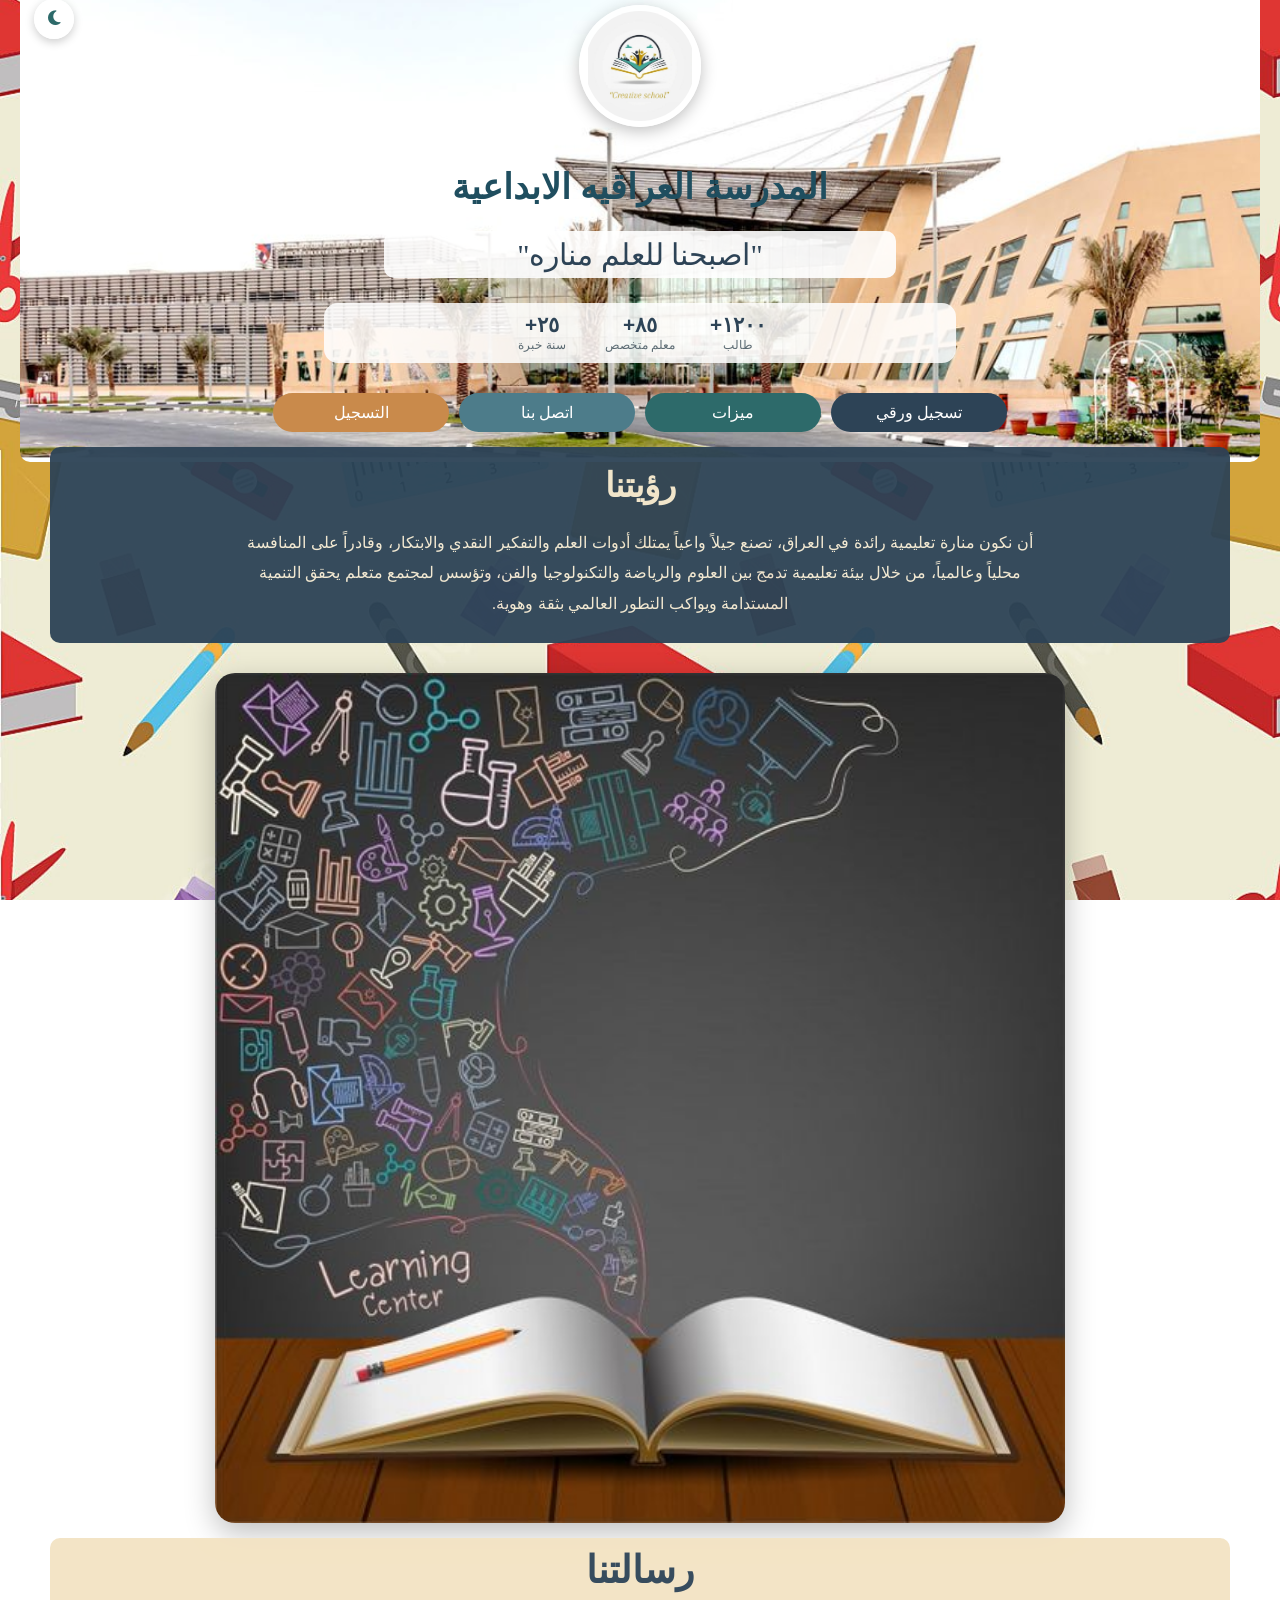
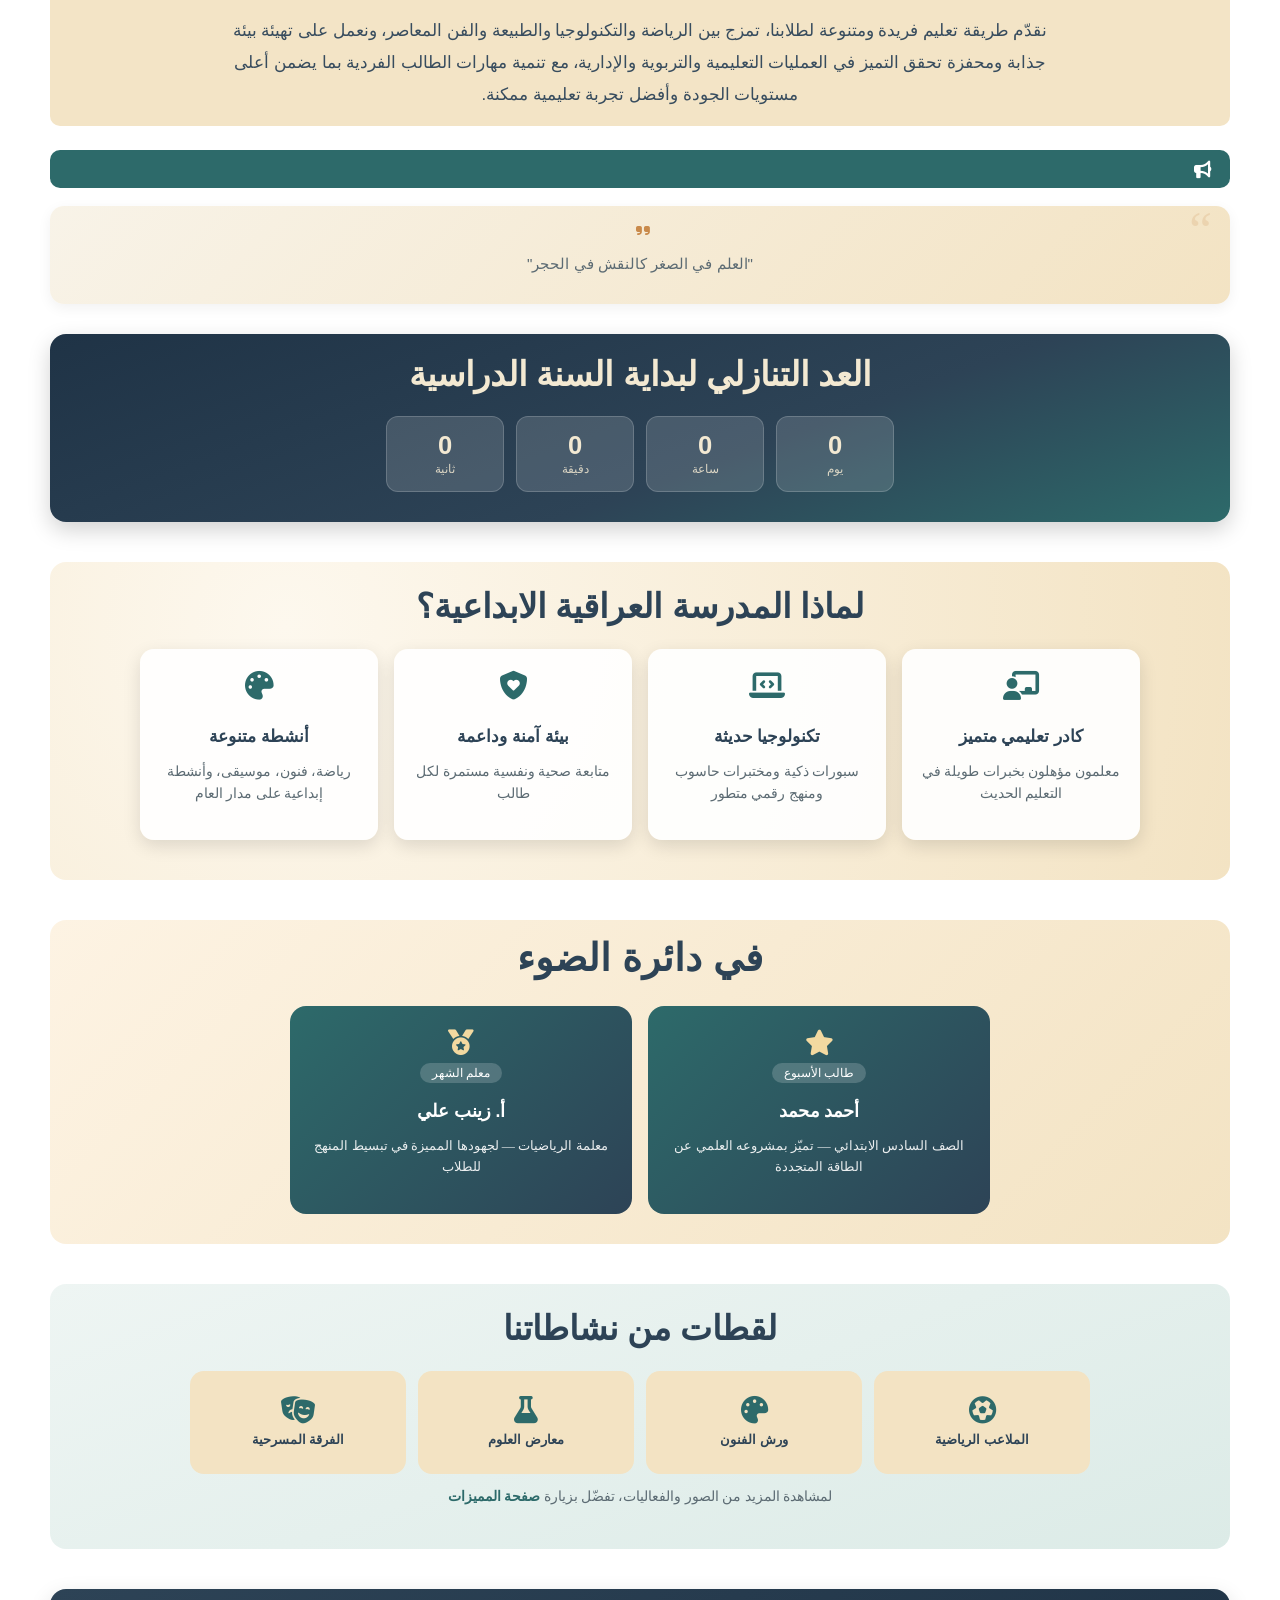
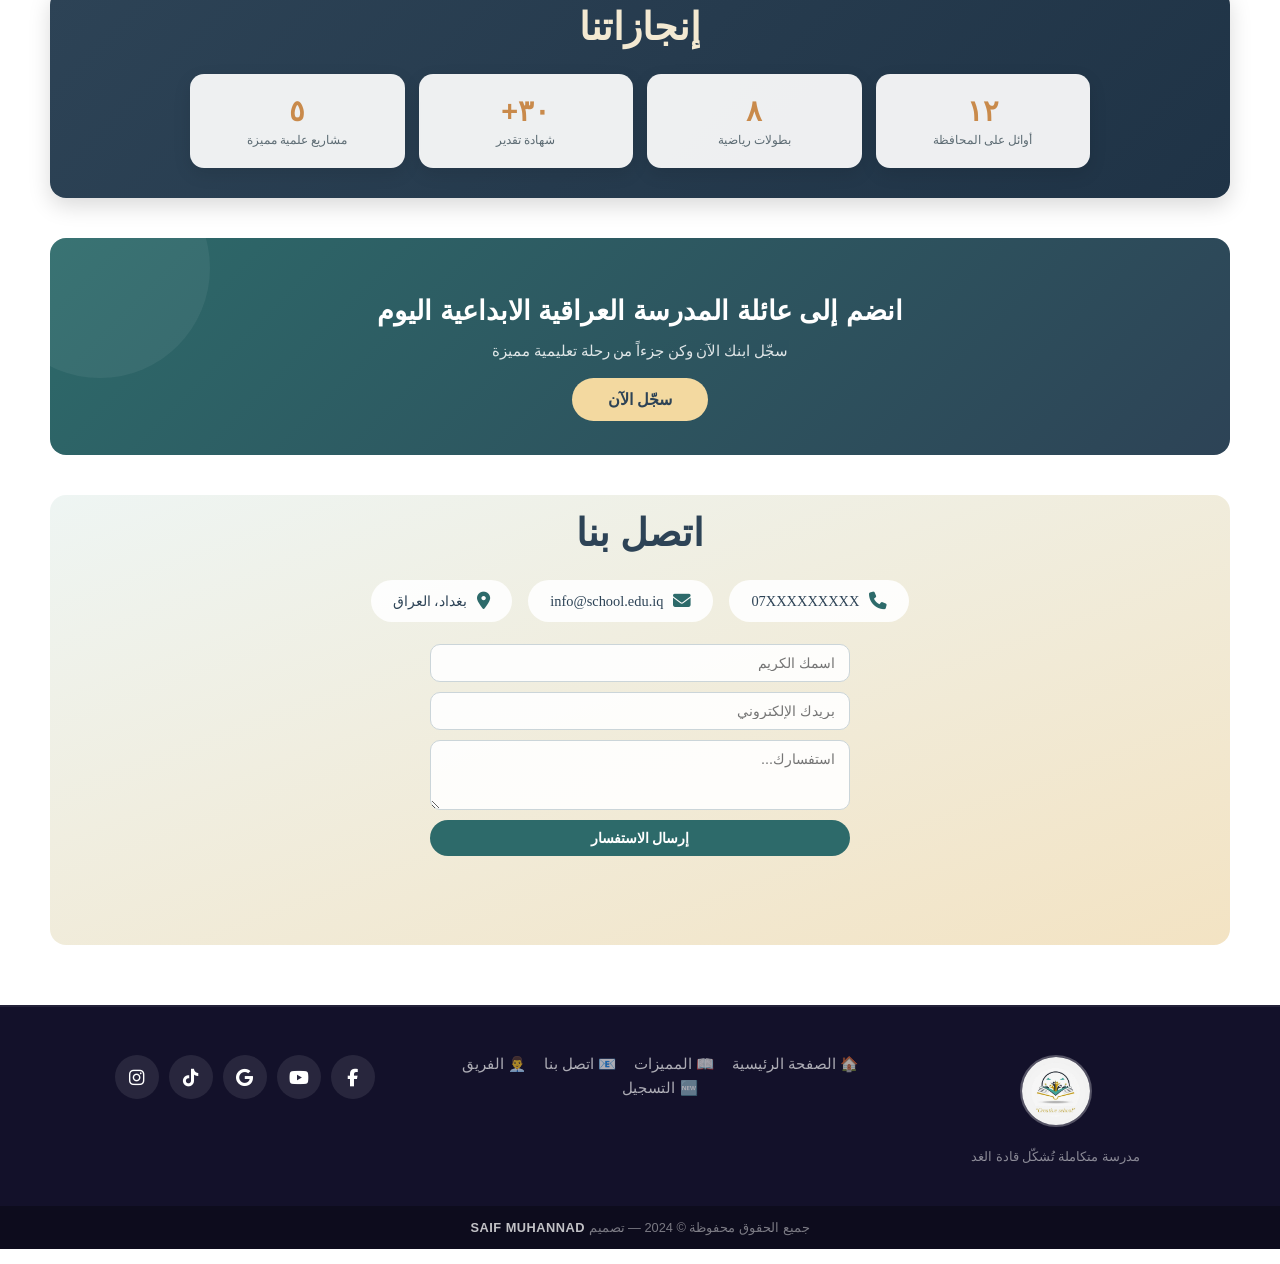
<file: iraqi_school.html>
<!DOCTYPE html>
<html lang="ar" dir="rtl"><!--إضافة dir=rtl هنا ايضا لان الصفحه عربيه، كانت ناقصه بالنسخه القديمه-->
<head>
<link href="https://2u.pw/KZJvfT2" rel="stylesheet"><!--خط الكتابه-->
<meta charset="utf-8"/>
<link href="https://2u.pw/kOeu8m2" rel="stylesheet"><!--خط اسم المدرسه-->
<link href="https://2u.pw/h5J93L8" rel="stylesheet"><!--خط  الشعار-->
<meta name="viewport" content="width=device-width, initial-scale=1.0"/>
<link rel="stylesheet" type="text/css" href="./iraqi_school.css" /><!--ريط css-->
<link rel="icon" type="img/icon" href="./photo_4_2024-03-29_21-38-43.jpg" /><!--ايقونه الموقع، تم تصحيح اسم الصوره لشعار المدرسه الحقيقي-->
<link rel="stylesheet" href="https://cdnjs.cloudflare.com/ajax/libs/font-awesome/6.5.1/css/all.min.css"
integrity="sha512-DTOQO9RWCH3ppGqcWaEA1BIZOC6xxalwEsw9c2QQeAIftl+Vegovlnee1c9QX4TctnWMn13TZye+giMm8e2LwA==" 
crossorigin="anonymous" referrerpolicy="no-referrer" /><!--نهايه الموقع-->
<title>Iraqi Creative School</title><!--عنوان الموقع-->
 </head>
 <body>
<div><header>
<button id="darkModeBtn" class="dark-toggle" title="الوضع الليلي"><!--زر جديد بسيط لتفعيل الوضع الليلي، من افكار المستخدم الاضافيه--><i class="fa-solid fa-moon"></i></button>
<img class="school-logo-header" src="./photo_1_2024-03-29_21-38-43.jpg" alt="شعار المدرسة"/><!--إضافة شعار المدرسة الحقيقي في الهيدر بدل الصورة المكسورة سابقا-->
<h1 class="a1">المدرسة العراقيه الابداعية</h1>
 <h2 class="kh">"اصبحنا للعلم مناره"</h2>
 <div class="stats-bar"><!--إضافة شريط احصائيات سريع، عنصر شائع بمواقع المدارس الحديثه يعطي انطباع اول قوي عن حجم المدرسه-->
   <div class="stat-item"><span class="stat-num">١٢٠٠+</span><span class="stat-label">طالب</span></div>
   <div class="stat-item"><span class="stat-num">٨٥+</span><span class="stat-label">معلم متخصص</span></div>
   <div class="stat-item"><span class="stat-num">٢٥+</span><span class="stat-label">سنة خبرة</span></div>
 </div>
 <div class="links">
  <a href="form.html" class="tao">تسجيل ورقي</a><!--تم تغيير الرابط الى صفحة الفورمه form.html حسب الطلب-->
  <a href="advantages.html" class="ma">ميزات</a><!--تم تغيير الرابط الى صفحة المميزات advantages.html حسب الطلب-->
  <a href="#contact" class="et">اتصل بنا</a><!--تم تغيير الرابط ليذهب لقسم اتصل بنا بالصفحه نفسها بدل # الفاضي-->
  <a href="sign_in.html" class="ta">التسجيل</a><!--تم تغيير الرابط الى صفحة تسجيل الدخول بالموقع حسب الطلب-->
</div>

</header>
</div>

<div class="first"><!--كانت هذه الديف وما بعدها محاطة بوسم pre وفراغات كثيره فارغه، وهذا كان يكسر ابعاد الصفحه، تم حذف pre والمسافات الفارغه واستخدام margin/padding عادي بدلها بالـCSS-->
<h1 class="a2" dir="rtl">رؤيتنا</h1>
<p class="p" dir="rtl">أن نكون منارة تعليمية رائدة في العراق، تصنع جيلاً واعياً يمتلك أدوات العلم والتفكير النقدي والابتكار، وقادراً على المنافسة محلياً وعالمياً، من خلال بيئة تعليمية تدمج بين العلوم والرياضة والتكنولوجيا والفن، وتؤسس لمجتمع متعلم يحقق التنمية المستدامة ويواكب التطور العالمي بثقة وهوية.</p>
</div>

<img class="sh32" src="./photo_4_2024-03-29_21-33-49.jpg" alt="صوره توضح التعلم والابتكار"/><!--تم تصحيح اسم الصوره لتطابق الصوره المرفوعه فعليا-->

<div class="sec">
<h1 class="a3" dir="rtl">رسالتنا</h1>
<p class="e" dir="rtl">نقدّم طريقة تعليم فريدة ومتنوعة لطلابنا، تمزج بين الرياضة والتكنولوجيا والطبيعة والفن المعاصر، ونعمل على تهيئة بيئة جذابة ومحفزة تحقق التميز في العمليات التعليمية والتربوية والإدارية، مع تنمية مهارات الطالب الفردية بما يضمن أعلى مستويات الجودة وأفضل تجربة تعليمية ممكنة.</p>
</div>

<div class="announce-bar"><!--قسم جديد: شريط الاخبار والاعلانات المتحرك، من افكار المستخدم لعرض اخر اخبار المدرسه بشكل جذاب-->
  <i class="fa-solid fa-bullhorn announce-icon"></i>
  <div class="announce-track">
    <span>📢 بدء التسجيل للعام الدراسي ٢٠٢٦-٢٠٢٧ &nbsp;&nbsp;|&nbsp;&nbsp; 🏆 فوز فريق المدرسة ببطولة كرة القدم المحلية &nbsp;&nbsp;|&nbsp;&nbsp; 🎨 معرض الفنون يوم الخميس القادم &nbsp;&nbsp;|&nbsp;&nbsp; 📚 اجتماع أولياء الأمور الأحد القادم</span>
  </div>
</div>

<div class="quote-of-day"><!--قسم جديد: اقتباس تعليمي يومي من افكار المستخدم-->
  <i class="fa-solid fa-quote-right"></i>
  <p dir="rtl">"العلم في الصغر كالنقش في الحجر"</p>
</div>

<div class="countdown-section"><!--قسم جديد: عداد الايام المتبقيه لبدايه السنه الدراسيه، من افكار المستخدم-->
  <h1 class="a2" dir="rtl">العد التنازلي لبداية السنة الدراسية</h1>
  <div class="countdown-grid" id="countdown">
    <div class="cd-box"><span class="cd-num" id="cd-days">--</span><span class="cd-label">يوم</span></div>
    <div class="cd-box"><span class="cd-num" id="cd-hours">--</span><span class="cd-label">ساعة</span></div>
    <div class="cd-box"><span class="cd-num" id="cd-mins">--</span><span class="cd-label">دقيقة</span></div>
    <div class="cd-box"><span class="cd-num" id="cd-secs">--</span><span class="cd-label">ثانية</span></div>
  </div>
</div>

<div class="why-us"><!--قسم جديد: لماذا تختارنا، عنصر شائع جدا بمواقع المدارس لطمأنه الاهل بايجاز قبل ان يستكشفوا تفاصيل اكثر-->
  <h1 class="a2" dir="rtl">لماذا المدرسة العراقية الابداعية؟</h1>
  <div class="why-grid">
    <div class="why-card"><i class="fa-solid fa-chalkboard-user"></i><h3>كادر تعليمي متميز</h3><p>معلمون مؤهلون بخبرات طويلة في التعليم الحديث</p></div>
    <div class="why-card"><i class="fa-solid fa-laptop-code"></i><h3>تكنولوجيا حديثة</h3><p>سبورات ذكية ومختبرات حاسوب ومنهج رقمي متطور</p></div>
    <div class="why-card"><i class="fa-solid fa-shield-heart"></i><h3>بيئة آمنة وداعمة</h3><p>متابعة صحية ونفسية مستمرة لكل طالب</p></div>
    <div class="why-card"><i class="fa-solid fa-palette"></i><h3>أنشطة متنوعة</h3><p>رياضة، فنون، موسيقى، وأنشطة إبداعية على مدار العام</p></div>
  </div>
</div>

<div class="spotlight-section"><!--قسم جديد: طالب الاسبوع ومعلم الشهر، من افكار المستخدم لتحفيز الطلاب والمعلمين-->
  <h1 class="a3" dir="rtl">في دائرة الضوء</h1>
  <div class="spotlight-grid">
    <div class="spotlight-card">
      <i class="fa-solid fa-star spotlight-icon"></i>
      <span class="spotlight-tag">طالب الأسبوع</span>
      <h3>أحمد محمد</h3>
      <p>الصف السادس الابتدائي — تميّز بمشروعه العلمي عن الطاقة المتجددة</p>
    </div>
    <div class="spotlight-card">
      <i class="fa-solid fa-medal spotlight-icon"></i>
      <span class="spotlight-tag">معلم الشهر</span>
      <h3>أ. زينب علي</h3>
      <p>معلمة الرياضيات — لجهودها المميزة في تبسيط المنهج للطلاب</p>
    </div>
  </div>
</div>

<div class="gallery-section"><!--قسم جديد: معرض صور مصغر للنشاطات، من افكار المستخدم-->
  <h1 class="a2" dir="rtl">لقطات من نشاطاتنا</h1>
  <div class="gallery-grid">
    <div class="gallery-item"><i class="fa-solid fa-futbol"></i><span>الملاعب الرياضية</span></div>
    <div class="gallery-item"><i class="fa-solid fa-palette"></i><span>ورش الفنون</span></div>
    <div class="gallery-item"><i class="fa-solid fa-flask"></i><span>معارض العلوم</span></div>
    <div class="gallery-item"><i class="fa-solid fa-masks-theater"></i><span>الفرقة المسرحية</span></div>
  </div>
  <p class="gallery-more" dir="rtl">لمشاهدة المزيد من الصور والفعاليات، تفضّل بزيارة <a href="advantages.html">صفحة المميزات</a></p>
</div>

<div class="achievements-section"><!--قسم جديد: الانجازات، من افكار المستخدم لعرض اوائل المدرسه والجوائز-->
  <h1 class="a3" dir="rtl">إنجازاتنا</h1>
  <div class="achv-grid">
    <div class="achv-card"><span class="achv-num">١٢</span><span class="achv-label">أوائل على المحافظة</span></div>
    <div class="achv-card"><span class="achv-num">٨</span><span class="achv-label">بطولات رياضية</span></div>
    <div class="achv-card"><span class="achv-num">٣٠+</span><span class="achv-label">شهادة تقدير</span></div>
    <div class="achv-card"><span class="achv-num">٥</span><span class="achv-label">مشاريع علمية مميزة</span></div>
  </div>
</div>

<div class="cta-banner"><!--قسم جديد: شريط دعوة لاتخاذ اجراء (CTA)، يحفز الزائر على التسجيل بعد ما يقرأ عن المدرسه-->
  <h2 dir="rtl">انضم إلى عائلة المدرسة العراقية الابداعية اليوم</h2>
  <p dir="rtl">سجّل ابنك الآن وكن جزءاً من رحلة تعليمية مميزة</p>
  <a href="sign_in.html" class="cta-btn">سجّل الآن</a>
</div>

<div class="contact" id="contact"><!--قسم جديد: اتصل بنا، حتى يعمل رابط "اتصل بنا" بالهيدر وياخذ الزائر لمعلومات تواصل حقيقيه، وأضيف نموذج استفسار بسيط حسب طلب المستخدم-->
  <h1 class="a3" dir="rtl">اتصل بنا</h1>
  <div class="contact-grid">
    <div class="contact-item"><i class="fa-solid fa-phone"></i><span>07XXXXXXXXX</span></div>
    <div class="contact-item"><i class="fa-solid fa-envelope"></i><span>info@school.edu.iq</span></div>
    <div class="contact-item"><i class="fa-solid fa-location-dot"></i><span>بغداد، العراق</span></div>
  </div>
  <form class="contact-form" id="contactForm"><!--نموذج استفسار بسيط، من افكار المستخدم بقسم التواصل-->
    <input type="text" placeholder="اسمك الكريم" required>
    <input type="email" placeholder="بريدك الإلكتروني" required>
    <textarea placeholder="استفسارك..." rows="3" required></textarea>
    <button type="submit">إرسال الاستفسار</button>
    <p class="form-note" id="contactNote"></p>
  </form>
</div>

<footer><!--تم استخدام نفس بنية فوتر صفحة المميزات advantages.html بالحرف الواحد حسب الطلب-->
    <div class="footer-container">
      <div class="footer-brand">
        <img src="./photo_1_2024-03-29_21-38-43.jpg" alt="شعار المدرسة" class="footer-logo" />
        <p>مدرسة متكاملة تُشكّل قادة الغد</p>
      </div>
      <div class="footer-nav">
        <ul>
          <li><a href="iraqi_school.html">🏠 الصفحة الرئيسية</a></li>
          <li><a href="advantages.html">📖 المميزات</a></li><!--تم تغيير هذا الرابط ليذهب لصفحة المميزات بدل صفحة ويكيبيديا الخارجية-->
          <li><a href="#contact">📧 اتصل بنا</a></li><!--تم تغيير الرابط ليذهب لقسم اتصل بنا الحقيقي بدل mailto-->
          <li><a href="advantages.html#technology">👨‍💼 الفريق</a></li>
          <li><a href="sign_in.html">🆕 التسجيل</a></li><!--تم تغيير الرابط ليصبح رابط مباشر للتسجيل بدل العودة لأعلى الصفحة-->
        </ul>
      </div>
      <div class="footer-social">
        <a href="https://www.facebook.com/?locale=ar_AR"  target="_blank" title="فيسبوك"><i class="fa-brands fa-facebook-f"></i></a>
        <a href="https://www.youtube.com/"   target="_blank" title="يوتيوب"><i class="fa-brands fa-youtube"></i></a>
        <a href="https://mail.google.com/mail/u/0/#inbox"    target="_blank" title="غوغل"><i class="fa-brands fa-google"></i></a>
        <a href="https://www.tiktok.com/ar/"    target="_blank" title="تيك توك"><i class="fa-brands fa-tiktok"></i></a>
        <a href="https://www.instagram.com/?hl=ar" target="_blank" title="إنستغرام"><i class="fa-brands fa-instagram"></i></a>
      </div>
    </div>
    <div class="footer-bottom">
      <p>جميع الحقوق محفوظة &copy; 2024 — تصميم <span>saif muhannad</span></p>
    </div>
  </footer>

<script>
/* هذا الكود الجديد لتشغيل: العد التنازلي + نموذج التواصل، تم اضافته بدون حذف اي شي من الكود الاصلي */

/* العد التنازلي لبداية السنة الدراسية - تم تحديد تاريخ افتراضي 1 سبتمبر، يمكن تغييره بسهولة */
const targetDate = new Date('2026-09-01T08:00:00');
function updateCountdown(){
  const now = new Date();
  let diff = targetDate - now;
  if (diff < 0) diff = 0;
  const days = Math.floor(diff / (1000*60*60*24));
  const hours = Math.floor((diff / (1000*60*60)) % 24);
  const mins = Math.floor((diff / (1000*60)) % 60);
  const secs = Math.floor((diff / 1000) % 60);
  document.getElementById('cd-days').textContent = days;
  document.getElementById('cd-hours').textContent = hours;
  document.getElementById('cd-mins').textContent = mins;
  document.getElementById('cd-secs').textContent = secs;
}
updateCountdown();
setInterval(updateCountdown, 1000);

/* نموذج التواصل البسيط بقسم اتصل بنا */
document.getElementById('contactForm').addEventListener('submit', function(e){
  e.preventDefault();
  document.getElementById('contactNote').textContent = 'تم إرسال استفسارك بنجاح، سنتواصل معك قريباً!';
  this.reset();
});

/* الوضع الليلي - زر بسيط يضيف كلاس على البودي لتغيير الالوان */
const darkBtn = document.getElementById('darkModeBtn');
darkBtn.addEventListener('click', function(){
  document.body.classList.toggle('dark-mode');
  const icon = darkBtn.querySelector('i');
  icon.classList.toggle('fa-moon');
  icon.classList.toggle('fa-sun');
});
</script>
</body>
</html>
</file>
<file: advantages.css>
/* =====================================================
   advantages.css — مميزات المدرسة (النسخة الكاملة)
   ===================================================== */

/* ---------- RESET ---------- */
*, *::before, *::after { box-sizing: border-box; margin: 0; padding: 0; }
html { scroll-behavior: smooth; }

/* ---------- BASE ---------- */
body {
  font-family: 'Noto Naskh Arabic', serif;
  direction: rtl;
  background: linear-gradient(160deg,#fbe4df 0%,#f3b8a0 20%,#f39f5a 40%,#ae445a 60%,#451952 80%,#1d1a39 100%);
  background-attachment: fixed;
  min-height: 100vh;
  color: #fff;
}

/* ---------- SCROLL-TOP BTN ---------- */
.scroll-top {
  position: fixed;
  bottom: 28px;
  left: 28px;
  z-index: 999;
  width: 48px; height: 48px;
  border-radius: 50%;
  border: none;
  background: rgba(255,255,255,0.18);
  backdrop-filter: blur(8px);
  color: #fff;
  font-size: 1.1rem;
  cursor: pointer;
  opacity: 0;
  transition: opacity 0.3s, transform 0.2s;
}
.scroll-top:hover { transform: scale(1.12); }

/* ---------- HEADER ---------- */
header {
  background: rgba(255,255,255,0.07);
  backdrop-filter: blur(14px);
  border-bottom: 1px solid rgba(255,255,255,0.14);
  padding: 36px 40px 0;
  text-align: center;
}
.header-inner { max-width: 860px; margin: 0 auto 24px; }

.school-logo {
  width: 115px; height: 115px;
  object-fit: cover;
  border-radius: 50%;
  border: 3px solid rgba(255,255,255,0.4);
  box-shadow: 0 4px 22px rgba(0,0,0,0.35);
  margin-bottom: 14px;
}
.main-title {
  font-family: 'Tajawal', sans-serif;
  font-size: clamp(2rem,5vw,3rem);
  font-weight: 900;
  color: #fff;
  text-shadow: 0 2px 14px rgba(0,0,0,0.4);
  letter-spacing: 1px;
}
.main-subtitle {
  font-size: 1rem;
  color: rgba(255,255,255,0.72);
  margin-top: 6px;
}

/* إحصائيات سريعة */
.stats-bar {
  display: flex;
  justify-content: center;
  align-items: center;
  flex-wrap: wrap;
  gap: 0;
  margin-top: 22px;
  background: rgba(255,255,255,0.1);
  border-radius: 14px;
  padding: 14px 10px;
}
.stat-item {
  display: flex;
  flex-direction: column;
  align-items: center;
  padding: 0 22px;
}
.stat-num {
  font-family: 'Tajawal', sans-serif;
  font-size: 1.6rem;
  font-weight: 800;
  color: #fff;
}
.stat-label { font-size: 0.78rem; color: rgba(255,255,255,0.65); margin-top: 2px; }
.stat-divider { width: 1px; height: 38px; background: rgba(255,255,255,0.25); }

/* ---------- NAV ---------- */
.main-nav {
  display: flex;
  flex-wrap: wrap;
  justify-content: center;
  gap: 10px;
  padding: 20px 20px 24px;
}
.nav-btn {
  text-decoration: none;
  font-family: 'Tajawal', sans-serif;
  font-size: 0.92rem;
  font-weight: 700;
  color: #fff;
  padding: 9px 20px;
  border-radius: 50px;
  transition: transform 0.2s, box-shadow 0.2s;
  box-shadow: 0 3px 10px rgba(0,0,0,0.25);
  white-space: nowrap;
}
.nav-btn:hover { transform: translateY(-3px); box-shadow: 0 6px 18px rgba(0,0,0,0.35); }
.nav-red    { background: #b74541; }
.nav-orange { background: #c96d38; }
.nav-yellow { background: #b8840e; }
.nav-green  { background: #1e8c5a; }
.nav-blue   { background: #3a458a; }
.nav-purple { background: #3d1949; }

/* ---------- MAIN ---------- */
main {
  max-width: 1080px;
  margin: 48px auto;
  padding: 0 20px;
  display: flex;
  flex-direction: column;
  gap: 44px;
}

/* ---------- SECTION ---------- */
.section {
  border-radius: 20px;
  overflow: hidden;
  box-shadow: 0 10px 36px rgba(0,0,0,0.3);
  transition: transform 0.3s;
}
.section:hover { transform: translateY(-4px); }

.sec-red    { background: rgba(175,58,54,  0.93); }
.sec-orange { background: rgba(195,100,45, 0.93); }
.sec-yellow { background: rgba(170,118,10, 0.93); }
.sec-green  { background: rgba(24,130,80,  0.93); }
.sec-blue   { background: rgba(48,58,130,  0.93); }
.sec-purple { background: rgba(52,16,65,   0.93); }

.sec-title {
  font-family: 'Tajawal', sans-serif;
  font-size: clamp(1.3rem,3vw,1.75rem);
  font-weight: 800;
  color: #fff;
  text-align: center;
  padding: 22px 20px 12px;
  text-shadow: 0 1px 8px rgba(0,0,0,0.3);
}

/* صور */
.img-row {
  display: flex;
  justify-content: center;
  flex-wrap: wrap;
  gap: 14px;
  padding: 10px 20px 18px;
}
.img-wrap {
  display: flex;
  flex-direction: column;
  align-items: center;
  gap: 6px;
}
.img-wrap img {
  width: 290px; height: 220px;
  object-fit: cover;
  border-radius: 14px;
  box-shadow: 0 4px 16px rgba(0,0,0,0.32);
  transition: transform 0.3s, box-shadow 0.3s;
}
.img-wrap img:hover { transform: scale(1.04); box-shadow: 0 8px 24px rgba(0,0,0,0.45); }
.img-caption {
  font-size: 0.78rem;
  color: rgba(255,255,255,0.7);
  font-family: 'Tajawal', sans-serif;
}

/* وصف مختصر */
.sec-body { padding: 8px 28px 22px; }
.sec-desc {
  font-size: clamp(0.88rem,2vw,1rem);
  line-height: 1.9;
  color: rgba(255,255,255,0.88);
  text-align: center;
  margin-bottom: 18px;
}

/* بطاقات الجودة */
.quality-grid {
  display: grid;
  grid-template-columns: repeat(auto-fit, minmax(155px,1fr));
  gap: 10px;
  margin-top: 6px;
}
.q-card {
  background: rgba(255,255,255,0.1);
  border: 1px solid rgba(255,255,255,0.15);
  border-radius: 12px;
  padding: 12px 14px;
  display: flex;
  flex-direction: column;
  gap: 4px;
  transition: background 0.2s;
}
.q-card:hover { background: rgba(255,255,255,0.18); }
.q-card i { font-size: 1.2rem; color: rgba(255,255,255,0.85); }
.q-card strong { font-family: 'Tajawal', sans-serif; font-size: 0.88rem; font-weight: 700; color: #fff; }
.q-card span { font-size: 0.75rem; color: rgba(255,255,255,0.65); }

/* ---------- TAB BOX ---------- */
.tab-box {
  margin: 18px 28px 24px;
  background: rgba(0,0,0,0.18);
  border-radius: 14px;
  overflow: hidden;
}
.tab-btns {
  display: flex;
}
.tab-btn {
  flex: 1;
  padding: 12px;
  border: none;
  background: rgba(255,255,255,0.08);
  color: rgba(255,255,255,0.7);
  font-family: 'Tajawal', sans-serif;
  font-size: 0.9rem;
  font-weight: 600;
  cursor: pointer;
  transition: background 0.2s, color 0.2s;
}
.tab-btn.active { background: rgba(255,255,255,0.2); color: #fff; }
.tab-content { display: none; padding: 18px 20px; }
.tab-content.active { display: block; }

.info-table { width: 100%; border-collapse: collapse; font-size: 0.88rem; }
.info-table th {
  background: rgba(255,255,255,0.15);
  padding: 10px 14px;
  text-align: right;
  font-family: 'Tajawal', sans-serif;
  font-weight: 700;
}
.info-table td { padding: 9px 14px; border-bottom: 1px solid rgba(255,255,255,0.08); }
.info-table tr:last-child td { border-bottom: none; }

.rules-list { list-style: none; display: flex; flex-direction: column; gap: 10px; }
.rules-list li { display: flex; align-items: center; gap: 10px; font-size: 0.9rem; color: rgba(255,255,255,0.88); }
.rules-list li i { color: #afffb8; }

/* ---------- CONTACT BOX ---------- */
.contact-box, .poll-box, .register-box, .prayer-box, .tech-counter {
  margin: 18px 28px 24px;
  background: rgba(0,0,0,0.18);
  border-radius: 14px;
  padding: 20px 22px;
}
.box-title {
  font-family: 'Tajawal', sans-serif;
  font-size: 1rem;
  font-weight: 700;
  color: rgba(255,255,255,0.9);
  margin-bottom: 14px;
  display: flex;
  align-items: center;
  gap: 8px;
}
.contact-form, .register-form {
  display: flex;
  flex-direction: column;
  gap: 10px;
}
.contact-form input,
.contact-form textarea,
.register-form input,
.register-form select {
  background: rgba(255,255,255,0.1);
  border: 1px solid rgba(255,255,255,0.2);
  border-radius: 9px;
  padding: 10px 14px;
  color: #fff;
  font-family: 'Noto Naskh Arabic', serif;
  font-size: 0.9rem;
  outline: none;
  transition: border-color 0.2s;
  direction: rtl;
}
.contact-form input:focus,
.contact-form textarea:focus,
.register-form input:focus,
.register-form select:focus { border-color: rgba(255,255,255,0.5); }
.contact-form input::placeholder,
.contact-form textarea::placeholder,
.register-form input::placeholder { color: rgba(255,255,255,0.45); }
.register-form select option { background: #2a1a3e; color: #fff; }
.contact-form button,
.register-form button {
  align-self: flex-start;
  background: rgba(255,255,255,0.18);
  border: 1px solid rgba(255,255,255,0.3);
  border-radius: 50px;
  padding: 10px 26px;
  color: #fff;
  font-family: 'Tajawal', sans-serif;
  font-size: 0.9rem;
  font-weight: 700;
  cursor: pointer;
  transition: background 0.2s, transform 0.2s;
  display: flex;
  align-items: center;
  gap: 7px;
}
.contact-form button:hover,
.register-form button:hover { background: rgba(255,255,255,0.3); transform: translateY(-2px); }
.form-feedback { margin-top: 10px; font-size: 0.88rem; min-height: 20px; font-family: 'Tajawal', sans-serif; }

/* ---------- POLL ---------- */
.poll-options { display: flex; flex-wrap: wrap; gap: 10px; margin-bottom: 12px; }
.poll-btn {
  background: rgba(255,255,255,0.12);
  border: 1px solid rgba(255,255,255,0.22);
  border-radius: 50px;
  padding: 10px 20px;
  color: rgba(255,255,255,0.88);
  font-family: 'Tajawal', sans-serif;
  font-size: 0.88rem;
  font-weight: 600;
  cursor: pointer;
  transition: background 0.2s, transform 0.2s;
}
.poll-btn:hover:not(:disabled) { background: rgba(255,255,255,0.24); transform: translateY(-2px); }
.poll-btn.poll-voted { background: rgba(175,255,184,0.25); border-color: #afffb8; color: #afffb8; }
.poll-btn:disabled { cursor: default; opacity: 0.7; }
.poll-result { font-size: 0.88rem; color: #afffb8; font-family: 'Tajawal', sans-serif; min-height: 20px; }

/* ---------- PRAYER TIMES ---------- */
.prayer-times { display: flex; flex-wrap: wrap; gap: 10px; }
.prayer-item {
  display: flex;
  align-items: center;
  gap: 10px;
  background: rgba(255,255,255,0.1);
  border-radius: 12px;
  padding: 10px 18px;
  flex: 1 1 130px;
}
.pr-icon { font-size: 1.3rem; }
.pr-name { font-family: 'Tajawal', sans-serif; font-weight: 700; font-size: 0.9rem; flex: 1; }
.pr-time { font-size: 0.82rem; color: rgba(255,255,255,0.7); }

/* ---------- COUNTER ---------- */
.counter-grid { display: grid; grid-template-columns: repeat(auto-fit,minmax(120px,1fr)); gap: 12px; }
.counter-item {
  background: rgba(255,255,255,0.1);
  border-radius: 12px;
  padding: 16px 10px;
  text-align: center;
}
.count-num {
  display: block;
  font-family: 'Tajawal', sans-serif;
  font-size: 2rem;
  font-weight: 900;
  color: #fff;
}
.count-label { font-size: 0.78rem; color: rgba(255,255,255,0.65); margin-top: 4px; display: block; }

/* ---------- FOOTER ---------- */
footer {
  background: #13112a;
  border-top: 2px solid rgba(255,255,255,0.07);
  margin-top: 60px;
}
.footer-container {
  max-width: 1080px;
  margin: 0 auto;
  padding: 48px 32px 28px;
  display: flex;
  flex-wrap: wrap;
  justify-content: space-between;
  align-items: flex-start;
  gap: 32px;
}
.footer-brand { display: flex; flex-direction: column; align-items: center; gap: 8px; flex: 1 1 150px; }
.footer-logo { width: 68px; height: 68px; border-radius: 50%; object-fit: cover; border: 2px solid rgba(255,255,255,0.28); }
.footer-brand p { font-size: 0.82rem; color: rgba(255,255,255,0.5); text-align: center; }

.footer-nav { flex: 2 1 280px; }
.footer-nav ul { list-style: none; display: flex; flex-wrap: wrap; justify-content: center; gap: 6px 18px; }
.footer-nav ul li a { text-decoration: none; color: rgba(255,255,255,0.65); font-size: 0.92rem; font-family: 'Tajawal', sans-serif; font-weight: 500; transition: color 0.2s; }
.footer-nav ul li a:hover { color: #fff; }

.footer-social { display: flex; justify-content: center; align-items: center; gap: 10px; flex: 1 1 190px; }
.footer-social a {
  display: flex; align-items: center; justify-content: center;
  width: 44px; height: 44px;
  border-radius: 50%;
  background: rgba(255,255,255,0.09);
  color: #fff;
  font-size: 1.1rem;
  text-decoration: none;
  transition: background 0.25s, transform 0.2s;
}
.footer-social a:hover { background: rgba(255,255,255,0.26); transform: translateY(-3px); }

.footer-bottom { background: rgba(0,0,0,0.3); text-align: center; padding: 14px 20px; }
.footer-bottom p { color: rgba(255,255,255,0.45); font-size: 0.8rem; font-family: 'Tajawal', sans-serif; }
.footer-bottom span { color: rgba(255,255,255,0.75); font-weight: 700; text-transform: uppercase; letter-spacing: 0.5px; }

/* ---------- RESPONSIVE ---------- */
@media (max-width: 768px) {
  header { padding: 22px 14px 0; }
  .stats-bar { gap: 8px; }
  .stat-divider { display: none; }
  main { margin: 28px auto; padding: 0 10px; gap: 30px; }
  .img-wrap img { width: 100%; max-width: 320px; height: 210px; }
  .sec-body { padding: 8px 14px 18px; }
  .quality-grid { grid-template-columns: repeat(auto-fit,minmax(130px,1fr)); }
  .tab-box, .contact-box, .poll-box, .register-box, .prayer-box, .tech-counter { margin: 14px 14px 18px; }
  .footer-container { flex-direction: column; align-items: center; text-align: center; }
  .footer-nav ul { flex-direction: column; gap: 8px; }
}
</file>
<file: form.css>
@import url('https://fonts.googleapis.com/css2?family=Tajawal:wght@400;500;700;900&display=swap');

* { box-sizing: border-box; margin: 0; padding: 0; }

body {
  font-family: 'Tajawal', sans-serif;
  direction: rtl;
  min-height: 100vh;
  padding: 2rem 1rem;
  background: #0f0c29;
  background: linear-gradient(135deg, #0f0c29 0%, #302b63 50%, #24243e 100%);
  background-attachment: fixed;
}

.reg-card {
  background: rgba(255, 255, 255, 0.97);
  max-width: 700px;
  margin: 0 auto;
  border-radius: 24px;
  overflow: hidden;
  box-shadow: 0 25px 60px rgba(0, 0, 0, 0.4), 0 0 0 1px rgba(255,255,255,0.1);
}

.reg-header {
  background: linear-gradient(135deg, #1a1a2e 0%, #16213e 50%, #0f3460 100%);
  padding: 2.5rem 2.5rem 4rem;
  text-align: center;
  position: relative;
  clip-path: polygon(0 0, 100% 0, 100% 78%, 50% 100%, 0 78%);
}

.school-logo {
  width: 72px; height: 72px;
  background: linear-gradient(135deg, #e94560, #0f3460);
  border-radius: 20px;
  margin: 0 auto 1rem;
  display: flex; align-items: center; justify-content: center;
  font-size: 30px;
  box-shadow: 0 8px 20px rgba(233, 69, 96, 0.4);
  transform: rotate(-5deg);
}

.reg-header h1 {
  font-size: 1.8rem; font-weight: 900;
  color: #fff; margin-bottom: 0.4rem;
  letter-spacing: 0.5px;
}

.reg-header p { font-size: 0.88rem; color: rgba(255,255,255,0.6); }

.progress-bar {
  display: flex;
  justify-content: center;
  align-items: center;
  gap: 0;
  padding: 1.5rem 2rem 0.5rem;
  background: #fff;
}

.progress-step {
  display: flex; flex-direction: column;
  align-items: center; gap: 4px;
  position: relative;
  flex: 1;
}

.progress-step:not(:last-child)::after {
  content: '';
  position: absolute;
  top: 14px; left: 0;
  width: 100%; height: 2px;
  background: #e2e8f0;
  z-index: 0;
}

.step-dot {
  width: 28px; height: 28px;
  border-radius: 50%;
  background: #e2e8f0;
  display: flex; align-items: center; justify-content: center;
  font-size: 12px; font-weight: 700;
  color: #94a3b8;
  position: relative; z-index: 1;
  transition: all 0.3s;
}

.progress-step.active .step-dot {
  background: linear-gradient(135deg, #e94560, #0f3460);
  color: #fff;
  box-shadow: 0 4px 12px rgba(233, 69, 96, 0.4);
}

.progress-step.done .step-dot { background: #10b981; color: #fff; }

.step-label { font-size: 0.7rem; color: #94a3b8; white-space: nowrap; }
.progress-step.active .step-label { color: #0f3460; font-weight: 700; }

.fill-progress-wrap {
  padding: 0.8rem 2.5rem 0;
  background: #fff;
}

.fill-progress-label {
  font-size: 0.78rem; color: #64748b;
  margin-bottom: 5px;
  display: flex; justify-content: space-between;
}

.fill-progress-bar {
  height: 6px; background: #e2e8f0;
  border-radius: 10px; overflow: hidden;
  margin-bottom: 0.8rem;
}

.fill-progress-fill {
  height: 100%; width: 0%;
  background: linear-gradient(90deg, #e94560, #0f3460);
  border-radius: 10px;
  transition: width 0.4s ease;
}

.reg-body { padding: 1.5rem 2.5rem 2rem; }

.section {
  margin-bottom: 2rem;
  padding-bottom: 2rem;
  border-bottom: 1px dashed #e2e8f0;
}

.section:last-of-type { border-bottom: none; }

.section-title {
  font-size: 0.95rem; font-weight: 700;
  color: #1a1a2e;
  margin-bottom: 1.4rem;
  display: flex; align-items: center; gap: 10px;
  padding: 0.6rem 1rem;
  background: linear-gradient(135deg, #f0f4ff, #faf5ff);
  border-radius: 10px;
  border-right: 4px solid #e94560;
}

.section-icon { font-size: 1.1rem; }

.field-row { display: grid; grid-template-columns: 1fr 1fr; gap: 1.2rem; margin-bottom: 1.2rem; }
.field-row.full { grid-template-columns: 1fr; }
.field-row.three { grid-template-columns: 1fr 1fr 1fr; }

.field-group { display: flex; flex-direction: column; gap: 0.3rem; }

.field-group label {
  font-size: 0.8rem; font-weight: 700;
  color: #64748b;
  letter-spacing: 0.5px;
}

.field-group input,
.field-group select {
  font-family: 'Tajawal', sans-serif;
  font-size: 1rem;
  padding: 0.6rem 0.9rem;
  border: 2px solid #c7d2fe;
  border-radius: 10px;
  color: #1a1a2e;
  background: #f8faff;
  outline: none;
  transition: border-color 0.25s, box-shadow 0.25s;
  width: 100%;
  direction: rtl;
  box-shadow: 0 2px 6px rgba(99, 102, 241, 0.08);
}

.field-group input:focus,
.field-group select:focus {
  border-color: #e94560;
  box-shadow: 0 0 0 4px rgba(233, 69, 96, 0.12), 0 2px 6px rgba(233, 69, 96, 0.1);
  background: #fff;
}

.field-group input::placeholder { color: #cbd5e1; }
.field-group select { cursor: pointer; }

.field-group input.error,
.field-group select.error {
  border-color: #e94560;
  background: #fff5f7;
  box-shadow: 0 0 0 3px rgba(233, 69, 96, 0.12);
}

.field-group input.valid,
.field-group select.valid {
  border-color: #10b981;
  background: #f0fdf8;
  box-shadow: 0 0 0 3px rgba(16, 185, 129, 0.1);
}

.error-msg {
  font-size: 0.75rem;
  color: #e94560;
  margin-top: 3px;
  display: none;
}

.field-group input.error ~ .error-msg,
.field-group select.error ~ .error-msg {
  display: block;
}

.char-counter {
  font-size: 0.72rem;
  color: #94a3b8;
  text-align: left;
  margin-top: 2px;
}

.char-counter.warn { color: #e94560; }

.gender-row { display: flex; gap: 1.5rem; align-items: center; padding: 0.4rem 0; }

.gender-opt {
  display: flex; align-items: center; gap: 0.5rem;
  cursor: pointer; font-size: 0.95rem; color: #1a1a2e;
  padding: 0.4rem 1rem;
  border: 2px solid #e2e8f0;
  border-radius: 20px;
  transition: all 0.2s;
}

.gender-opt:has(input:checked) {
  border-color: #e94560;
  background: #fff0f3;
  color: #e94560;
  font-weight: 700;
}

.gender-opt input[type="radio"] {
  accent-color: #e94560; width: 16px; height: 16px; cursor: pointer;
}

.submit-wrap { text-align: center; padding: 0.5rem 0 0.5rem; }

.submit-btn {
  font-family: 'Tajawal', sans-serif;
  font-size: 1.1rem; font-weight: 900; color: #fff;
  background: linear-gradient(135deg, #e94560 0%, #0f3460 100%);
  border: none;
  padding: 0.85rem 4rem; border-radius: 50px;
  cursor: pointer;
  position: relative; overflow: hidden;
  transition: transform 0.15s, box-shadow 0.2s;
  box-shadow: 0 8px 24px rgba(233, 69, 96, 0.35);
  letter-spacing: 0.5px;
}

.submit-btn:hover {
  transform: translateY(-2px);
  box-shadow: 0 12px 30px rgba(233, 69, 96, 0.45);
}

.submit-btn:active { transform: scale(0.97); }

.submit-btn::after {
  content: '';
  position: absolute;
  width: 0; height: 0;
  background: rgba(255,255,255,0.3);
  border-radius: 50%;
  top: 50%; left: 50%;
  transform: translate(-50%, -50%);
  transition: width 0.4s, height 0.4s, opacity 0.4s;
  opacity: 0;
}

.submit-btn:active::after { width: 300px; height: 300px; opacity: 0; }

.success-overlay {
  display: none;
  position: fixed;
  inset: 0;
  background: rgba(15, 12, 41, 0.85);
  z-index: 999;
  align-items: center;
  justify-content: center;
}

.success-overlay.show { display: flex; }

.success-box {
  background: #fff;
  border-radius: 20px;
  padding: 3rem 2.5rem;
  text-align: center;
  max-width: 360px;
  width: 90%;
  animation: popIn 0.4s cubic-bezier(0.34, 1.56, 0.64, 1);
}

@keyframes popIn {
  from { transform: scale(0.7); opacity: 0; }
  to   { transform: scale(1);   opacity: 1; }
}

.success-icon { font-size: 4rem; margin-bottom: 1rem; display: block; }
.success-box h2 { font-size: 1.4rem; font-weight: 900; color: #1a1a2e; margin-bottom: 0.5rem; }
.success-box p  { font-size: 0.9rem; color: #64748b; margin-bottom: 1.5rem; }

.success-close {
  font-family: 'Tajawal', sans-serif;
  font-size: 1rem; font-weight: 700; color: #fff;
  background: linear-gradient(135deg, #e94560, #0f3460);
  border: none; padding: 0.7rem 2.5rem;
  border-radius: 50px; cursor: pointer;
}

.req { color: #e94560; }

.note {
  font-size: 0.78rem; color: #94a3b8;
  margin: 0.5rem 0 1.2rem; text-align: center;
}

@media (max-width: 520px) {
  .field-row, .field-row.three { grid-template-columns: 1fr; }
  .reg-body { padding: 1.2rem; }
  .reg-header { padding: 2rem 1.5rem 3.5rem; }
  .progress-bar { padding: 1rem; }
  .step-label { display: none; }
  .fill-progress-wrap { padding: 0.8rem 1.2rem 0; }
}
</file>
<file: iraqi_school.css>
body {
    background-image: url(./photo_5_2024-03-29_21-38-43.jpg);
    justify-content: center;
    align-items: center;
    min-height: 100vh; /* تم التغيير من height الى min-height لان height الثابت كان يقطع المحتوى عندما تتم اضافة اقسام جديدة بالصفحه */
    background-position: center;
    background-size: cover;
    background-attachment: fixed; /* تم التغيير من background-attachment: cover (غير صحيح اصلا فهذه الخاصيه لا تقبل قيمة cover) الى fixed لثبات الخلفيه عند التمرير */
    margin: 0; /* إضافة margin صفر على البودي لمنع وجود فراغات غير مرغوبه حول حدود الصفحه */
    overflow-x: hidden; /* منع ظهور شريط تمرير افقي بسبب اي عنصر يتجاوز عرض الشاشه بالخطأ */
    overflow-wrap: break-word; /* إضافة هذه كحمايه اضافيه تضمن التفاف اي نص طويل داخل حدود عنصره في كل المتصفحات الحديثه */
    transition: background-color 0.3s, color 0.3s; /* انتقال سلس عند تبديل الوضع الليلي */
  }

  /* =====================================================
     لوحة الألوان: تم توحيدها بالكامل لتكون مريحة للعين بدل
     خليط الألوان الصاخبة السابقة (بنفسجي، ازرق فاقع، اسود قاتم..)
     الالوان الجديدة: كحلي هادئ + تركواز ناعم + كريمي/عسلي فاتح
     ===================================================== */

  .school-logo-header{ /* تنسيق جديد لشعار المدرسة الحقيقي داخل الهيدر */
    display: block;
    margin: 0 auto 10px;
    width: 110px;
    height: 110px;
    object-fit: contain;
    border-radius: 50%;
    background-color: rgba(255,255,255,0.92);
    box-shadow: 0 4px 16px rgba(0,0,0,0.25);
    padding: 6px;
  }
  .dark-toggle{ /* تنسيق زر الوضع الليلي الجديد */
    position: absolute;
    top: 14px;
    left: 14px;
    width: 40px;
    height: 40px;
    border-radius: 50%;
    border: none;
    background-color: rgba(255,255,255,0.85);
    color: #2d6a6a;
    font-size: 1.05rem;
    cursor: pointer;
    box-shadow: 0 3px 10px rgba(0,0,0,0.2);
    transition: transform 0.2s, background-color 0.2s;
    z-index: 30;
  }
  .dark-toggle:hover{ transform: scale(1.08); }
  .a1{
    display: flex;
    align-items: center;
    justify-content: center;
    color: #1f4e5f; /* تم التغيير الى كحلي تركوازي هادئ بدل الازرق الفاتح الفاقع السابق */
    opacity: 1;
    padding-top: 15px;
    font-family: "Kufam", sans-serif;
    font-optical-sizing: auto;
    font-weight: weight ;
    font-style: normal;
    font-size: clamp(1.4rem, 5vw, 2.2rem); /* تم استخدام clamp بدل حجم ثابت ليتقلص العنوان تلقائيا على الشاشات الصغيره بدل ان يكسر التصميم */
    text-align: center;
    padding-left: 12px;
    padding-right: 12px;
  }
  .sh3{
    display: block;
    margin: auto;
    position: center;
    align-items: center;
    justify-content: center;
    opacity: 1;
    border-radius: 50px;
  }
  .kh{
    display: flex;
    align-items: center;
    justify-content: center;
    color: #2d4356; /* تم التغيير الى كحلي رمادي هادئ بدل الكحلي الفاقع السابق */
    font-family: "Aref Ruqaa", serif;
    font-size: clamp(1rem, 4vw, 1.875rem); /* تم استخدام clamp بدل 30px ثابته ليتجاوب الحجم مع الشاشه */
    font-weight: 400;
    font-style: normal;
    background-color: rgba(255,255,255,0.9);
    margin-left: auto; /* تم التغيير من 550px ثابته الى auto مع max-width، لان القيمة الثابتة كانت تكسر التصميم تماما على شاشات اصغر من 1100px */
    margin-right: auto;
    max-width: 480px;
    width: 90%;
    padding: 6px 16px;
    background-size: 115%;
    border-radius: 10px;}
  .stats-bar{ /* تنسيق جديد لشريط الاحصائيات السريع المضاف بالهيدر */
    display: flex;
    justify-content: center;
    flex-wrap: wrap;
    gap: 18px;
    margin: 18px auto 0;
    max-width: 600px;
    background-color: rgba(255,255,255,0.85);
    border-radius: 14px;
    padding: 10px 16px;
  }
  .stat-item{
    display: flex;
    flex-direction: column;
    align-items: center;
    min-width: 80px;
  }
  .stat-num{
    font-family: "Kufam", sans-serif;
    font-size: 1.3rem;
    font-weight: 700;
    color: #2d4356;
  }
  .stat-label{
    font-size: 0.78rem;
    color: #5c6b73;
  }
  header{
    background-image: url(./photo_5_2024-03-29_21-33-01.jpg);
    margin-top: -15px;
    background-size: 115%;
    border-radius: 10px;
    margin-left: 20px;
    margin-right: 20px;
    margin-bottom: -10px;
    padding: 20px 12px 30px; /* إضافة padding داخلي للهيدر لان الشعار والاحصائيات الجديده كانت تلتصق بالحدود بدونه */
    position: relative; /* لتموضع زر الوضع الليلي بداخله */
   }
  .links {
    display: flex;
    justify-content: center;
    flex-wrap: wrap; /* إضافة wrap لتنتقل الازرار لسطر جديد على الشاشات الصغيره بدل ان تنضغط فوق بعضها */
    gap: 10px; /* إضافة gap لمسافه موحده بين الازرار بدل الاعتماد على margin يدوي بكل زر */
    width: 100%;
    margin-top: 30px; /* تعويض الفراغ الذي كان ياتي من فراغات سطور pre الفارغه (4 اسطر فاضيه) فوق الازرار */
  }
  /* تم توحيد ألوان أزرار الهيدر الأربعة بدرجات متناسقة من نفس العائلة اللونية (تركواز/كحلي/عسلي)
     بدل الخليط السابق الصاخب (بنفسجي قوي + ازرق فاقع + كحلي شديد القتامه + ازرق بنفسجي) */
  .tao, .ma, .et, .ta{
    display: flex;
    justify-content: center;
    align-items: center;
    width: auto; /* تم التغيير من 100% الى auto حتى تتجاور الازرار بصف واحد بدل ان تاخذ كل واحده عرض الشاشه بالكامل */
    min-width: 140px;
    border: none;
    color: #fff;
    padding: 10px 18px; 
    text-align: center;
    text-decoration: none;
    font-size: 16px; /* تصغير بسيط لياخذ مساحه افضل بصف الازرار الجديد */
    cursor: pointer;
    border-radius: 50px;
    transition: transform 0.2s, box-shadow 0.2s; /* إضافة تأثير حركي خفيف عند المرور لتحسين تجربة الاستخدام */
  }
  .tao{ background-color: #2d4356; } /* كحلي هادئ */
  .ma{ background-color: #2d6a6a; } /* تركواز عميق هادئ */
  .et{ background-color: #4d7c8a; } /* تركواز رمادي متوسط */
  .ta{ background-color: #c98a4b; } /* عسلي دافئ متناسق مع لون الشعار */
  .tao:hover, .ma:hover, .et:hover, .ta:hover{ transform: translateY(-3px); box-shadow: 0 6px 16px rgba(0,0,0,0.25); }

  .first{background-color: #2d4356; /* تم التغيير من الرمادي الغامق السابق الى كحلي هادئ من نفس العائلة اللونية */
    opacity: 0.95;
    margin-left: 50px;
    margin-right: 50px;
    margin-top: -15px;
    background-size: 115%;
    border-radius: 10px;
    padding: 24px 16px; /* إضافة padding داخلي لان الفراغ السابق كان يعتمد فقط على وسم pre وفراغاته الفارغه، حذفناه فاحتجنا تعويضه بشكل صحيح هنا */
  }
  .p{ display: block; /* تم التغيير من flex الى block لان flex على نص طويل كان يدفعه ليتمدد خارج عرض الشاشه بدل ان يلتف على عدة أسطر */
    color: #f3e9d2; /* تم التغيير الى كريمي فاتح هادئ بدل العسلي الفاقع السابق */
    font-family: "Kufam", sans-serif;
    font-optical-sizing: auto;
    font-weight: weight ;
    font-style: normal;
    text-align: center; /* إضافة محاذاة وسط للنص الطويل بدل تركه يلتصق بيمين الفلكس */
    line-height: 1.9;
    max-width: 820px;
    width: 100%;
    box-sizing: border-box;
    margin: 0 auto;
    padding: 0 16px;
    font-size: clamp(0.85rem, 2vw, 1rem); /* حجم متجاوب للنص الطويل بالرؤيه */
  }
  .a2{ display: flex;
    align-items: center;
    justify-content: center;
    color: #f3e9d2; /* تم التغيير الى كريمي فاتح هادئ بدل العسلي الفاقع السابق */
    font-family: "Kufam", sans-serif;
    font-weight: 700; /* تم تصحيح القيمة من 200px (قيمة font-weight غير صحيحه اصلا) الى 700 لتظهر العناوين بخط واضح وثقيل كما هو متوقع من عنوان */
    font-size: clamp(1.3rem, 4vw, 2.1rem); /* تم استخدام clamp بدل 35px ثابته */
    font-style: normal;
    margin-top: -5px;
    opacity: 1;
    text-align: center;
    padding: 0 12px;}
  .a3{ display: flex;
    align-items: center;
    justify-content: center;
    color: #2d4356; /* تم التغيير الى كحلي هادئ بدل الازرق الفاقع السابق */
    font-size: clamp(1.4rem, 5vw, 2.4rem); /* تم استخدام clamp بدل 40px ثابته */
    font-family: "Reem Kufi", sans-serif;
    font-optical-sizing: auto;
    font-weight: weight;
    font-style: normal;
    margin-top: -15px;
    opacity: 1;
    text-align: center;
    padding: 0 12px;
  }
  .e{display: block; /* تم التغيير من flex الى block لنفس سبب الرؤيه: السماح للنص الطويل بالالتفاف على عدة اسطر بدل الخروج عن حدود الشاشه */
    color: #2d4356; /* تم التغيير الى كحلي هادئ بدل الازرق الفاقع السابق */
    font-size: clamp(0.85rem, 2vw, 1.05rem); /* تم استخدام clamp بدل 20px ثابته */
    font-family: "Reem Kufi", sans-serif;
    font-optical-sizing: auto;
    font-weight: weight ;
    font-style: normal;
    margin-top: -3px;
    text-align: center;
    line-height: 1.9;
    max-width: 820px;
    margin-left: auto;
    margin-right: auto;
    padding: 0 16px 16px;
  }
  .sec{background-color: #f3e3c3; /* تم التغيير الى كريمي عسلي فاتح وهادئ بدل العسلي القوي السابق */
    opacity: 0.95;
    margin-left: 50px;
    margin-right: 50px;
    margin-top: -15px;
    background-size: 115%;
    border-radius: 10px;
    padding-top: 24px; /* إضافة padding علوي بدل الاعتماد على فراغات وسم pre المحذوف */
  }
  .sh32{display: block;
  margin: 30px auto; /* إضافة هامش راسي بدل الاعتماد على فراغات pre الفارغه حول الصوره */
  position: center;
  align-items: center;
  justify-content: center;
  opacity: 1;
  border-radius: 20px; /* تكبير الانحناء بدل 50px التي كانت تجعل صوره مستطيله طويله تبدو غريبه الشكل */
  max-width: 850px;
  width: 90%;
  height: auto; /* تم التغيير من ارتفاع ثابت 350px الى auto حتى لا تتمدد الصوره بشكل غير طبيعي على الشاشات الصغيره */
  box-shadow: 0 10px 30px rgba(0,0,0,0.25);
  }

  /* =====================================================
     شريط الاخبار المتحرك + اقتباس اليوم + العد التنازلي (اقسام جديدة)
     ===================================================== */
  .announce-bar{
    display: flex;
    align-items: center;
    gap: 12px;
    background-color: #2d6a6a;
    color: #fff;
    margin: 24px 50px 0;
    border-radius: 10px;
    padding: 10px 18px;
    overflow: hidden;
  }
  .announce-icon{ font-size: 1.1rem; flex-shrink: 0; }
  .announce-track{ overflow: hidden; white-space: nowrap; flex: 1; }
  .announce-track span{
    display: inline-block;
    font-size: 0.88rem;
    animation: scrollAnnounce 28s linear infinite; /* حركة الشريط المتحرك تلقائيا من اليسار لليمين بشكل مستمر */
    padding-right: 100%;
  }
  @keyframes scrollAnnounce{
    from{ transform: translateX(100%); }
    to{ transform: translateX(-100%); }
  }

  .quote-of-day{
    text-align: center;
    margin: 18px 50px 0;
    color: #5c6b73;
    font-family: "Reem Kufi", sans-serif;
    font-size: 0.95rem;
    background: linear-gradient(135deg, #f8f3e8, #f3e3c3); /* خلفية كريمية فاتحة هادئة تشبه ورق قديم، تناسب طابع الاقتباس التعليمي */
    border-radius: 14px;
    padding: 16px 20px;
    position: relative;
    box-shadow: 0 4px 14px rgba(0,0,0,0.06);
  }
  .quote-of-day::before{ /* علامة اقتباس كبيرة شفافة بالخلفية لإضفاء طابع جمالي بدون تشتيت الانتباه عن النص */
    content: '\201C';
    position: absolute;
    top: -6px;
    right: 18px;
    font-size: 3.2rem;
    color: #c98a4b;
    opacity: 0.18;
    font-family: Georgia, serif;
  }
  .quote-of-day i{ color: #c98a4b; margin-left: 6px; }

  .countdown-section{
    margin: 30px 50px 0;
    text-align: center;
    background: linear-gradient(160deg, #1f3346 0%, #2d4356 60%, #2d6a6a 100%); /* تدرج كحلي الى تركوازي يشبه سماء الليل، يعطي شعور بالعد التنازلي والانتظار */
    border-radius: 16px;
    padding: 26px 20px 30px;
    box-shadow: 0 8px 22px rgba(0,0,0,0.18);
  }
  .countdown-section .a2{ color: #f3e9d2; }
  .countdown-grid{
    display: flex;
    justify-content: center;
    flex-wrap: wrap;
    gap: 12px;
    margin-top: 14px;
  }
  .cd-box{
    background-color: rgba(255,255,255,0.14); /* تم تخفيف اللون وجعله شبه شفاف بدل الكحلي الصلب، لانه الان فوق خلفية غامقة وكان سيختفي بنفس اللون */
    color: #f3e9d2;
    border-radius: 12px;
    padding: 14px 18px;
    min-width: 80px;
    display: flex;
    flex-direction: column;
    align-items: center;
    border: 1px solid rgba(255,255,255,0.18);
  }
  .cd-num{ font-size: 1.6rem; font-weight: 700; font-family: "Kufam", sans-serif; }
  .cd-label{ font-size: 0.75rem; opacity: 0.85; margin-top: 2px; }

  /* =====================================================
     تنسيقات الاقسام الجديدة: لماذا تختارنا، طالب الاسبوع/معلم الشهر،
     معرض الصور، الانجازات، CTA، اتصل بنا
     ===================================================== */
  .why-us{
    margin: 40px 50px 0;
    text-align: center;
    background: radial-gradient(circle at 20% 20%, #fdf8ee 0%, #f3e3c3 100%); /* تدرج كريمي دائري هادئ يعطي عمق خفيف بدون تشتيت الانتباه عن البطاقات */
    border-radius: 16px;
    padding: 30px 18px;
  }
  .why-grid{
    display: grid;
    grid-template-columns: repeat(auto-fit, minmax(200px, 1fr));
    gap: 16px;
    max-width: 1000px;
    margin: 20px auto 10px;
  }
  .why-card{
    background-color: rgba(255,255,255,0.92);
    border-radius: 14px;
    padding: 22px 16px;
    box-shadow: 0 6px 18px rgba(0,0,0,0.12);
    transition: transform 0.25s;
  }
  .why-card:hover{ transform: translateY(-5px); }
  .why-card i{
    font-size: 1.8rem;
    color: #2d6a6a;
    margin-bottom: 10px;
  }
  .why-card h3{
    font-family: "Reem Kufi", sans-serif;
    font-size: 1.05rem;
    color: #2d4356;
    margin-bottom: 6px;
  }
  .why-card p{
    font-size: 0.85rem;
    color: #5c6b73;
    line-height: 1.6;
  }
  .why-us .a2{ color: #2d4356; } /* تصحيح لون العنوان داخل هذا القسم تحديدا لانه اصبح فوق خلفية فاتحة بدل الخلفية الكحلية، واللون الكريمي الفاتح كان سيختفي */

  .spotlight-section{ /* قسم طالب الاسبوع ومعلم الشهر */
    margin: 40px 50px 0;
    text-align: center;
    background: linear-gradient(135deg, #fdf3e3, #f3e3c3); /* خلفية عسلية فاتحة هادئة تبرز بطاقات التكريم الغامقة فوقها بشكل جميل */
    border-radius: 16px;
    padding: 30px 18px;
  }
  .spotlight-grid{
    display: grid;
    grid-template-columns: repeat(auto-fit, minmax(220px, 1fr));
    gap: 16px;
    max-width: 700px;
    margin: 16px auto 0;
  }
  .spotlight-card{
    background: linear-gradient(135deg, #2d6a6a, #2d4356);
    color: #fff;
    border-radius: 16px;
    padding: 24px 18px;
    position: relative;
  }
  .spotlight-icon{ font-size: 1.6rem; color: #f3d9a0; margin-bottom: 8px; }
  .spotlight-tag{
    display: block;
    font-size: 0.72rem;
    background-color: rgba(255,255,255,0.18);
    border-radius: 50px;
    padding: 3px 12px;
    width: fit-content;
    margin: 0 auto 10px;
  }
  .spotlight-card h3{ font-family: "Reem Kufi", sans-serif; font-size: 1.1rem; margin-bottom: 6px; }
  .spotlight-card p{ font-size: 0.82rem; opacity: 0.9; line-height: 1.6; }

  .gallery-section{ /* قسم معرض الصور المصغر */
    margin: 40px 50px 0;
    text-align: center;
    background: linear-gradient(160deg, #eef5f3, #dcebe7); /* خلفية تركوازية فاتحة جدا وهادئة تعطي طابع "معرض" نظيف ومرتب */
    border-radius: 16px;
    padding: 30px 18px;
  }
  .gallery-section .a2{ color: #2d4356; } /* تصحيح لون العنوان لانه اصبح فوق خلفية فاتحة بدل الخلفية الكحلية الاصلية */
  .gallery-grid{
    display: grid;
    grid-template-columns: repeat(auto-fit, minmax(150px, 1fr));
    gap: 12px;
    max-width: 900px;
    margin: 16px auto 0;
  }
  .gallery-item{
    background-color: #f3e3c3;
    border-radius: 14px;
    padding: 26px 10px;
    display: flex;
    flex-direction: column;
    align-items: center;
    gap: 8px;
    transition: transform 0.25s;
  }
  .gallery-item:hover{ transform: translateY(-4px); }
  .gallery-item i{ font-size: 1.7rem; color: #2d6a6a; }
  .gallery-item span{ font-size: 0.82rem; color: #2d4356; font-weight: 600; }
  .gallery-more{ margin-top: 14px; font-size: 0.85rem; color: #5c6b73; }
  .gallery-more a{ color: #2d6a6a; font-weight: 700; text-decoration: none; }
  .gallery-more a:hover{ text-decoration: underline; }

  .achievements-section{
    margin: 40px 50px 0;
    text-align: center;
    background: linear-gradient(135deg, #2d4356, #1f3346); /* خلفية كحلية غامقة هادئة تعطي الانجازات طابع فخامة وتميز */
    border-radius: 16px;
    padding: 30px 18px;
    box-shadow: 0 8px 22px rgba(0,0,0,0.15);
  }
  .achievements-section .a3{ color: #f3e9d2; } /* تصحيح لون العنوان لانه اصبح فوق خلفية غامقة بدل الشفافة الاصلية */
  .achv-grid{
    display: grid;
    grid-template-columns: repeat(auto-fit, minmax(150px, 1fr));
    gap: 14px;
    max-width: 900px;
    margin: 16px auto 0;
  }
  .achv-card{
    background-color: rgba(255,255,255,0.92);
    border-radius: 14px;
    padding: 20px 12px;
    display: flex;
    flex-direction: column;
    align-items: center;
    box-shadow: 0 6px 18px rgba(0,0,0,0.1);
  }
  .achv-num{ font-size: 1.8rem; font-weight: 700; color: #c98a4b; font-family: "Kufam", sans-serif; }
  .achv-label{ font-size: 0.78rem; color: #5c6b73; margin-top: 4px; }

  .cta-banner{
    margin: 40px 50px 0;
    background: linear-gradient(135deg, #2d6a6a, #2d4356); /* تم التغيير الى نفس العائلة اللونية الهادئة الجديدة */
    border-radius: 16px;
    padding: 34px 20px;
    text-align: center;
    color: #fff;
    position: relative;
    overflow: hidden;
  }
  .cta-banner::after{ /* دائرة شفافة كبيرة بزاوية البانر لاضافة عمق وحيوية بسيطة بدون تشتيت الانتباه عن النص */
    content: '';
    position: absolute;
    width: 220px;
    height: 220px;
    border-radius: 50%;
    background: rgba(255,255,255,0.06);
    top: -80px;
    left: -60px;
  }
  .cta-banner h2{
    font-family: "Reem Kufi", sans-serif;
    font-size: clamp(1.2rem, 4vw, 1.7rem);
    margin-bottom: 8px;
    position: relative;
    z-index: 1;
  }
  .cta-banner p{
    font-size: 0.92rem;
    opacity: 0.85;
    margin-bottom: 18px;
    position: relative;
    z-index: 1;
  }
  .cta-btn{
    display: inline-block;
    background-color: #f3d9a0; /* تم التغيير الى عسلي فاتح هادئ بدل الاصفر الفاقع السابق */
    color: #2d4356;
    text-decoration: none;
    font-weight: 700;
    padding: 12px 36px;
    border-radius: 50px;
    transition: transform 0.2s, box-shadow 0.2s;
    position: relative;
    z-index: 1;
  }
  .cta-btn:hover{ transform: translateY(-3px); box-shadow: 0 8px 20px rgba(0,0,0,0.25); }

  .contact{
    margin: 40px 50px 0;
    text-align: center;
    background: linear-gradient(160deg, #eef5f3, #f3e3c3); /* تدرج هادئ من تركوازي فاتح الى عسلي فاتح، يربط بصريا بين الوان القسمين المجاورين */
    border-radius: 16px;
    padding: 30px 18px 36px;
  }
  .contact-grid{
    display: flex;
    justify-content: center;
    flex-wrap: wrap;
    gap: 16px;
    max-width: 700px;
    margin: 16px auto 0;
  }
  .contact-item{
    display: flex;
    align-items: center;
    gap: 10px;
    background-color: rgba(255,255,255,0.9);
    border-radius: 50px;
    padding: 12px 22px;
    font-size: 0.9rem;
    color: #2d4356;
    direction: rtl;
  }
  .contact-item i{ color: #2d6a6a; font-size: 1.1rem; }

  .contact-form{ /* تنسيق جديد لنموذج الاستفسار البسيط */
    max-width: 420px;
    margin: 22px auto 0;
    display: flex;
    flex-direction: column;
    gap: 10px;
  }
  .contact-form input,
  .contact-form textarea{
    font-family: "Reem Kufi", sans-serif;
    padding: 10px 14px;
    border-radius: 10px;
    border: 1px solid #cbd5d9;
    background-color: rgba(255,255,255,0.9);
    color: #2d4356;
    font-size: 0.9rem;
    outline: none;
    direction: rtl;
  }
  .contact-form input:focus,
  .contact-form textarea:focus{ border-color: #2d6a6a; }
  .contact-form button{
    background-color: #2d6a6a;
    color: #fff;
    border: none;
    border-radius: 50px;
    padding: 10px;
    font-size: 0.9rem;
    font-weight: 700;
    cursor: pointer;
    transition: background-color 0.2s;
  }
  .contact-form button:hover{ background-color: #245757; }
  .form-note{ font-size: 0.8rem; color: #2d6a6a; min-height: 18px; }

  /* =====================================================
     الفوتر: تم استخدام نفس بنية وتنسيقات فوتر صفحة المميزات advantages.css بالحرف الواحد
     ===================================================== */
  footer {
    background: #13112a;
    border-top: 2px solid rgba(255,255,255,0.07);
    margin-top: 60px;
  }
  .footer-container {
    max-width: 1080px;
    margin: 0 auto;
    padding: 48px 32px 28px;
    display: flex;
    flex-wrap: wrap;
    justify-content: space-between;
    align-items: flex-start;
    gap: 32px;
  }
  .footer-brand { display: flex; flex-direction: column; align-items: center; gap: 8px; flex: 1 1 150px; }
  .footer-logo { width: 68px; height: 68px; border-radius: 50%; object-fit: cover; border: 2px solid rgba(255,255,255,0.28); }
  .footer-brand p { font-size: 0.82rem; color: rgba(255,255,255,0.5); text-align: center; }

  .footer-nav { flex: 2 1 280px; }
  .footer-nav ul { list-style: none; display: flex; flex-wrap: wrap; justify-content: center; gap: 6px 18px; padding: 0; margin: 0; }
  .footer-nav ul li a { text-decoration: none; color: rgba(255,255,255,0.65); font-size: 0.92rem; font-family: 'Tajawal', sans-serif; font-weight: 500; transition: color 0.2s; }
  .footer-nav ul li a:hover { color: #fff; }

  .footer-social { display: flex; justify-content: center; align-items: center; gap: 10px; flex: 1 1 190px; }
  .footer-social a {
    display: flex; align-items: center; justify-content: center;
    width: 44px; height: 44px;
    border-radius: 50%;
    background: rgba(255,255,255,0.09);
    color: #fff;
    font-size: 1.1rem;
    text-decoration: none;
    transition: background 0.25s, transform 0.2s;
  }
  .footer-social a:hover { background: rgba(255,255,255,0.26); transform: translateY(-3px); }

  .footer-bottom { background: rgba(0,0,0,0.3); text-align: center; padding: 14px 20px; }
  .footer-bottom p { color: rgba(255,255,255,0.45); font-size: 0.8rem; font-family: 'Tajawal', sans-serif; margin: 0; }
  .footer-bottom span { color: rgba(255,255,255,0.75); font-weight: 700; text-transform: uppercase; letter-spacing: 0.5px; }

  /* =====================================================
     الوضع الليلي (Dark Mode) - من افكار المستخدم الاضافيه
     يضيف هذا الكلاس على البودي عند الضغط على زر القمر بالهيدر
     ===================================================== */
  body.dark-mode{
    background-color: #14181c;
  }
  body.dark-mode .first{ background-color: #1b2630; }
  body.dark-mode .sec{ background-color: #2a2f25; }
  body.dark-mode .why-card,
  body.dark-mode .achv-card,
  body.dark-mode .gallery-item,
  body.dark-mode .contact-item,
  body.dark-mode .kh{
    background-color: #1f2933;
    color: #e8e8e8;
  }
  body.dark-mode .why-card h3,
  body.dark-mode .a3,
  body.dark-mode .e,
  body.dark-mode .gallery-item span,
  body.dark-mode .kh{ color: #e8e8e8; }
  body.dark-mode .stats-bar{ background-color: #1f2933; }
  body.dark-mode .stat-num{ color: #e8e8e8; }
  body.dark-mode .contact-form input,
  body.dark-mode .contact-form textarea{ background-color: #1f2933; color: #e8e8e8; border-color: #3a4753; }

  /* =====================================================
     تجاوب الموقع مع الشاشات المتوسطه والصغيره (الموبايل)
     لم يكن هناك أي media query سابقا، وهذا كان السبب الرئيسي بمشاكل الابعاد على الموبايل
     ===================================================== */
  @media (max-width: 768px){
    header{ margin-left: 10px; margin-right: 10px; }
    .first, .sec, .why-us, .cta-banner, .contact, .announce-bar, .quote-of-day,
    .countdown-section, .spotlight-section, .gallery-section, .achievements-section{ margin-left: 16px; margin-right: 16px; }
    .kh{ width: 95%; }
    .footer-container{ flex-direction: column; align-items: center; text-align: center; }
  }
  @media (max-width: 480px){
    .school-logo-header{ width: 85px; height: 85px; }
    .dark-toggle{ width: 34px; height: 34px; font-size: 0.9rem; top: 10px; left: 10px; }
    .stats-bar{ gap: 10px; padding: 8px 10px; }
    .stat-item{ min-width: 64px; }
    .stat-num{ font-size: 1.05rem; }
    .stat-label{ font-size: 0.68rem; }
    .tao, .ma, .et, .ta{ min-width: 0; flex: 1 1 45%; font-size: 14px; }
    .sh32{ border-radius: 14px; }
    .why-card{ padding: 18px 12px; }
    .cta-banner{ padding: 26px 14px; }
    .contact-item{ font-size: 0.82rem; padding: 10px 16px; }
    .cd-box{ min-width: 64px; padding: 10px 12px; }
    .cd-num{ font-size: 1.3rem; }
  }
</file>
